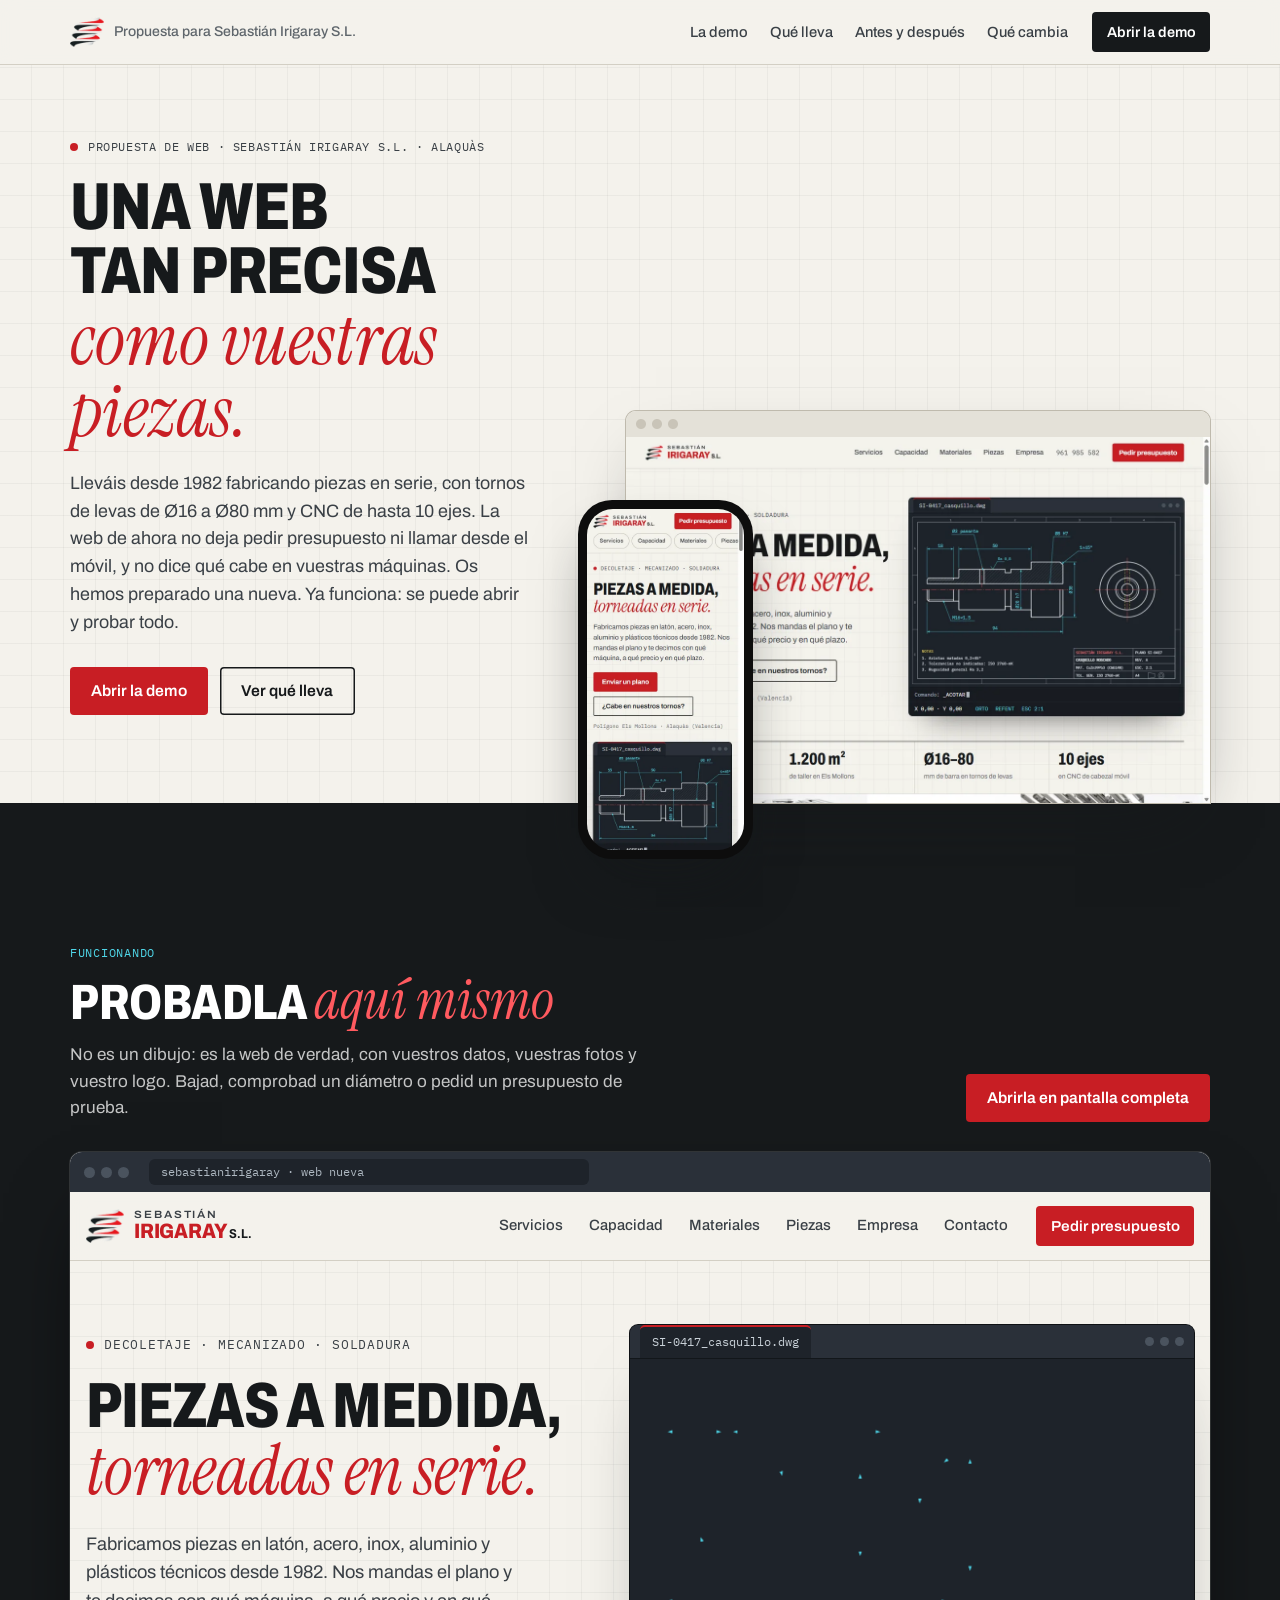
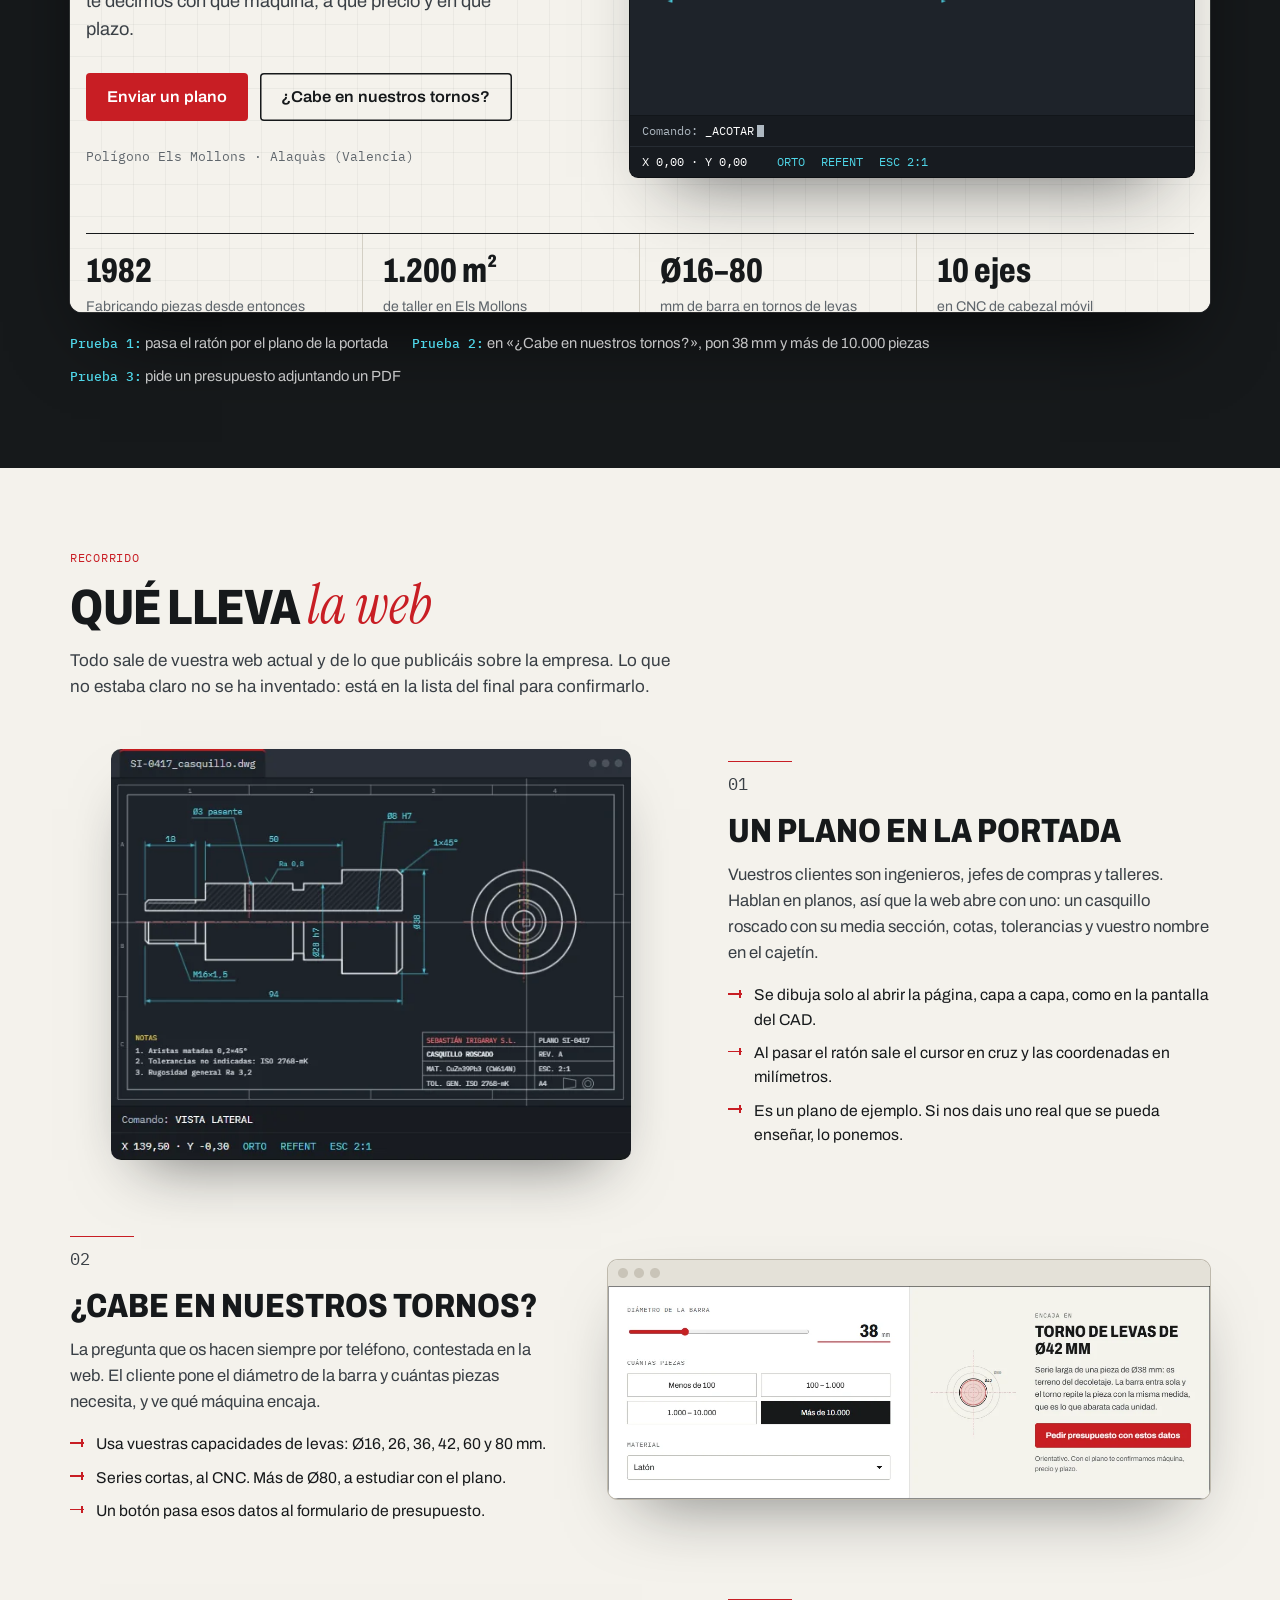
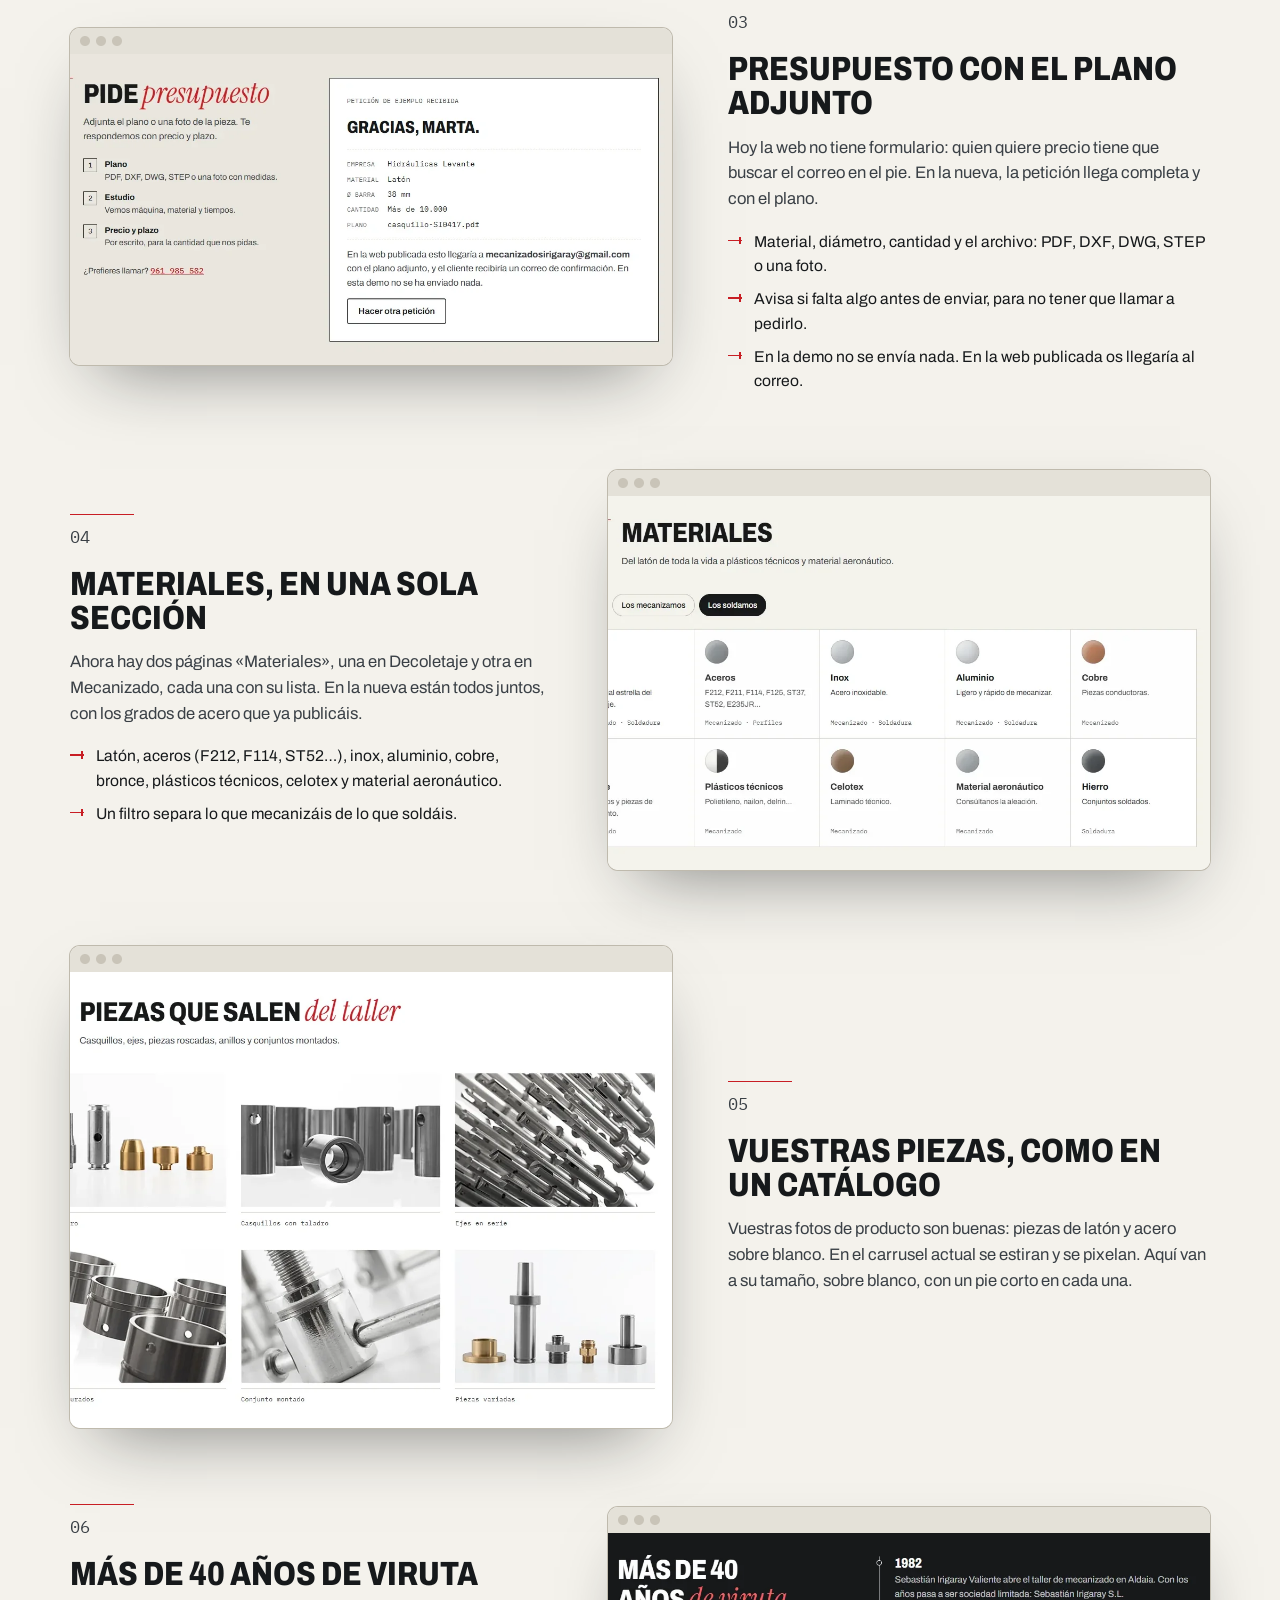
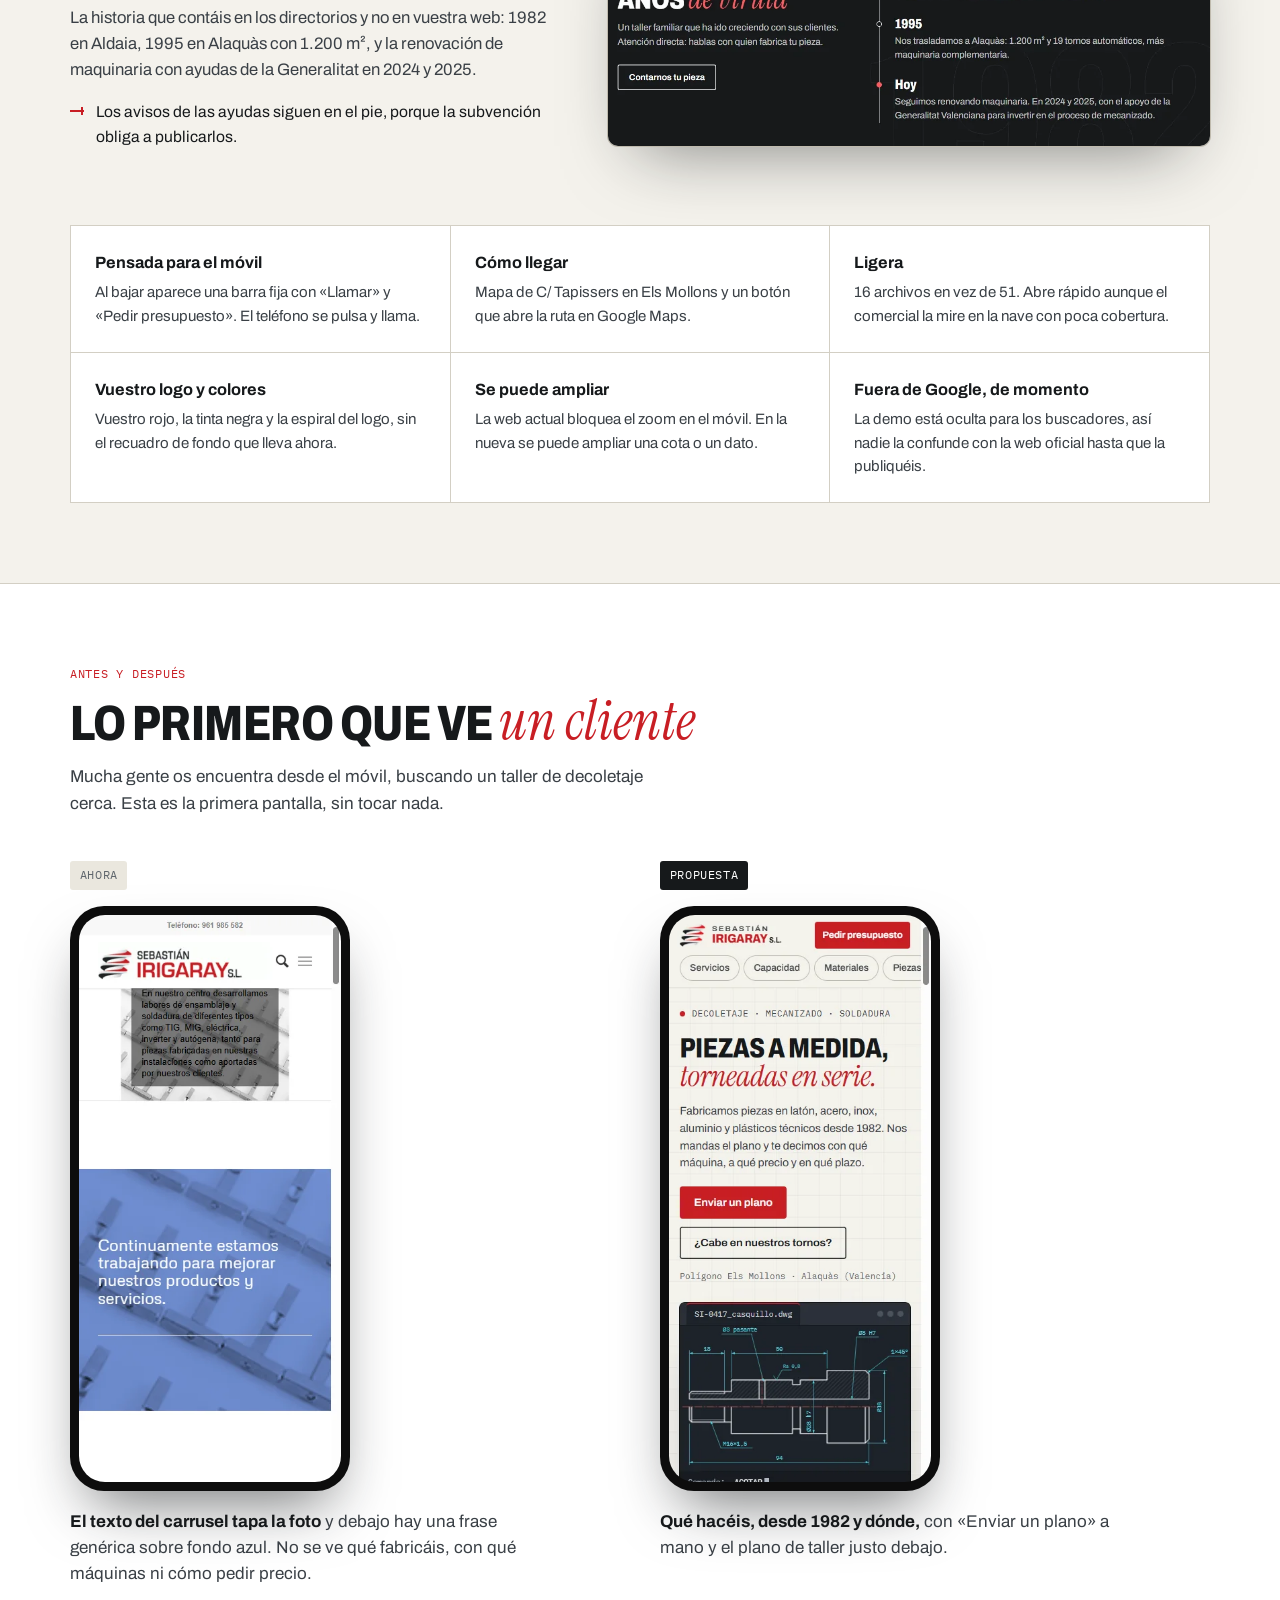
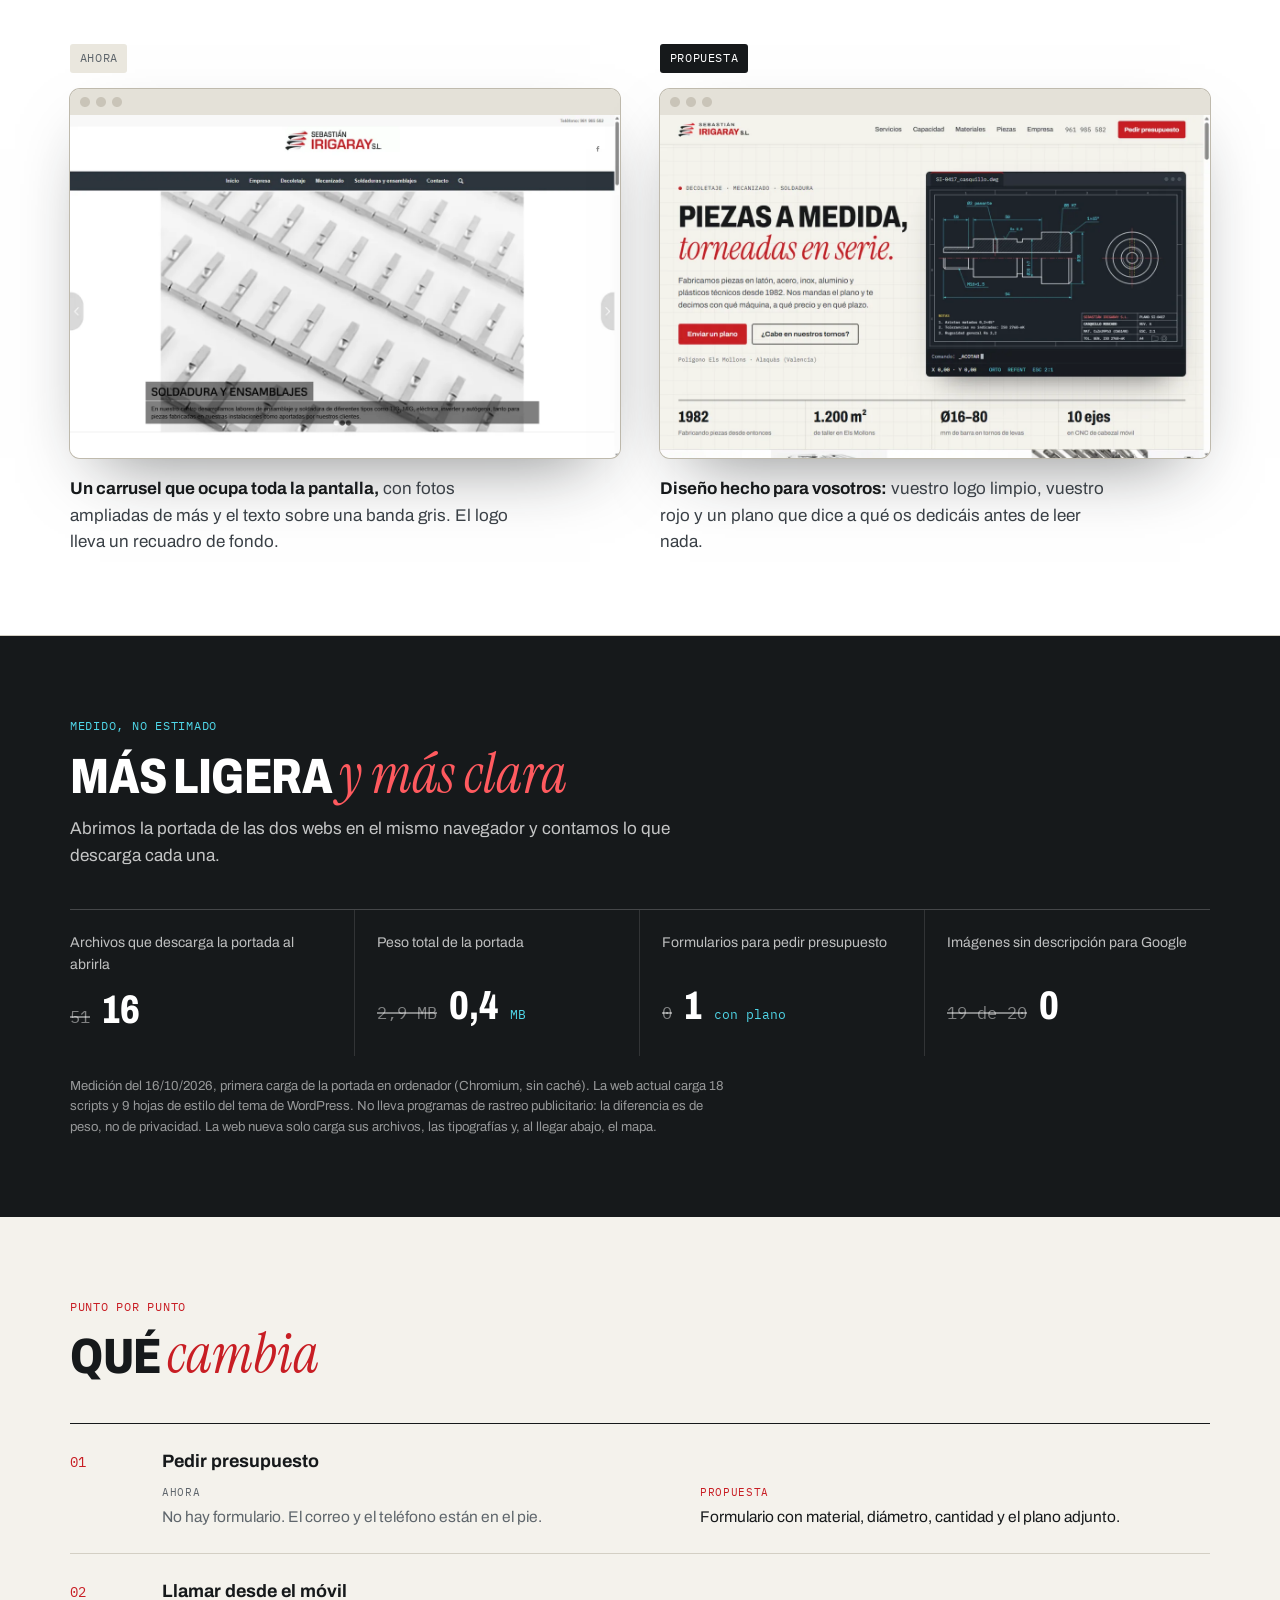
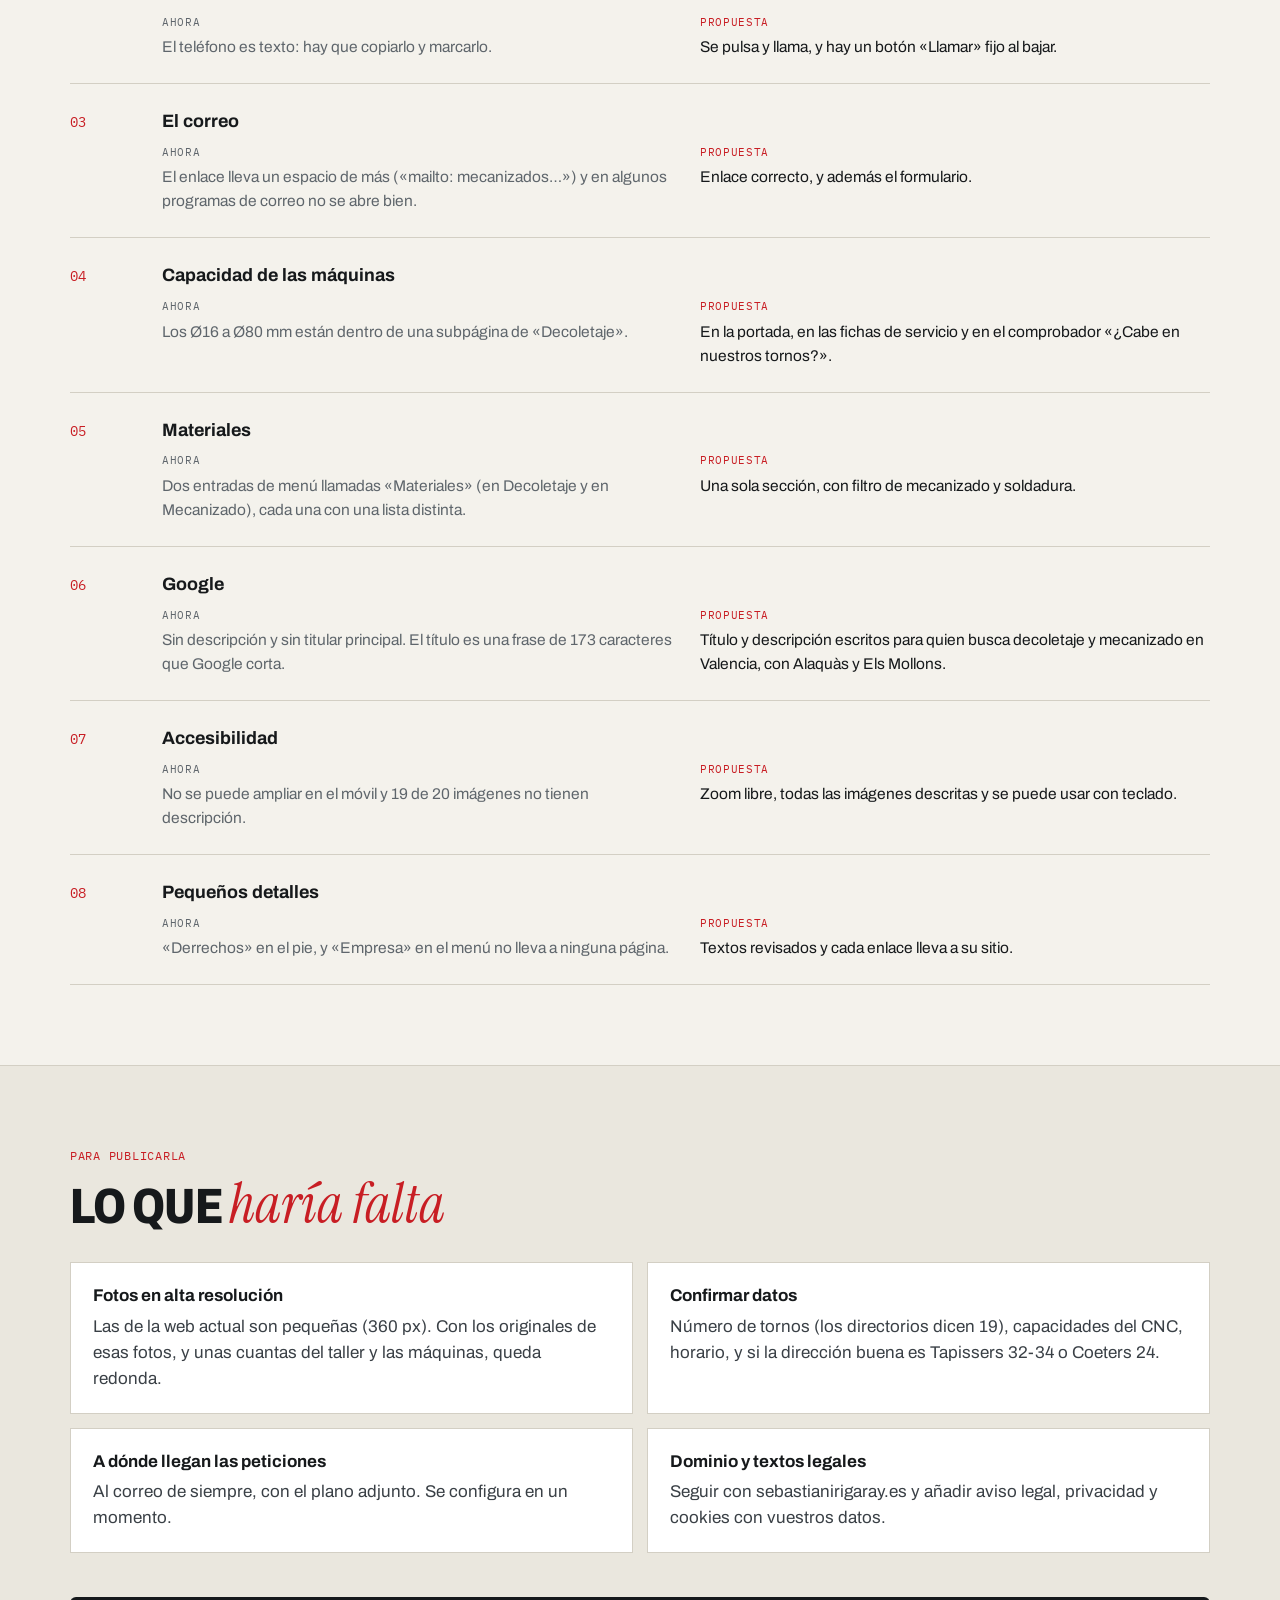
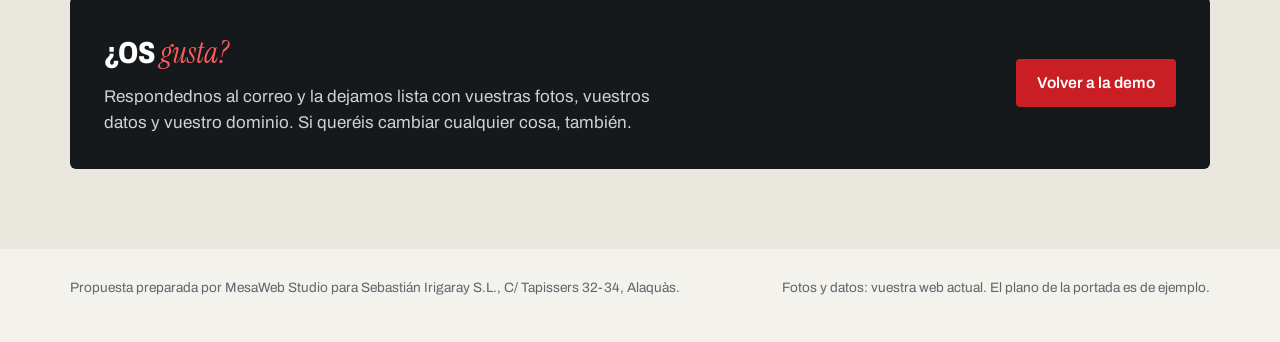
<file: index.html>
<!doctype html>
<html lang="es">
<head>
<meta charset="utf-8">
<meta name="viewport" content="width=device-width, initial-scale=1">
<title>Propuesta web · Sebastián Irigaray S.L.</title>
<meta name="description" content="Propuesta de web nueva para Sebastián Irigaray S.L. (Alaquàs): la demo funcionando, qué lleva y qué cambia respecto a la web actual.">
<meta name="robots" content="noindex, nofollow">
<meta property="og:title" content="Propuesta de web nueva para Sebastián Irigaray S.L.">
<meta property="og:description" content="Una web tan precisa como vuestras piezas. La demo funcionando y todo lo que cambia.">
<meta property="og:image" content="img/funciones/hero.webp">
<meta name="theme-color" content="#16191B">
<link rel="icon" href="img/marca.webp">
<link rel="preconnect" href="https://fonts.googleapis.com">
<link rel="preconnect" href="https://fonts.gstatic.com" crossorigin>
<link href="https://fonts.googleapis.com/css2?family=Archivo:wdth,wght@62..125,400..800&family=Instrument+Serif:ital@0;1&family=IBM+Plex+Mono:wght@400;500&display=swap" rel="stylesheet">
<style>
:root{--paper:#F4F2EC;--paper-2:#EAE7DE;--white:#fff;--ink:#16191B;--ink-2:#3A4046;--muted:#5F666C;--line:#D3CFC4;--line-2:#BFBAAD;--red:#C81E24;--red-d:#A3171C;--red-l:#FF5A5F;--cyan:#4FD6E8;
  --sans:"Archivo",system-ui,-apple-system,"Segoe UI",sans-serif;--serif:"Instrument Serif",Georgia,serif;--mono:"IBM Plex Mono",ui-monospace,Consolas,monospace;--ease:cubic-bezier(.22,1,.36,1)}
*,*::before,*::after{box-sizing:border-box}
html{scroll-behavior:smooth;scroll-padding-top:76px;overflow-x:clip}
body{margin:0;background:var(--paper);color:var(--ink);font-family:var(--sans);font-size:17px;line-height:1.55;overflow-x:clip}
img{max-width:100%;height:auto;display:block}
a{color:inherit}
h1,h2,h3,p{margin:0}
.wrap{width:min(1140px,100% - 32px);margin-inline:auto}
:focus-visible{outline:2.5px solid var(--red);outline-offset:3px;border-radius:4px}
em{font-family:var(--serif);font-style:italic;font-weight:400;font-stretch:100%;text-transform:none;letter-spacing:0}

/* botones */
.btn{display:inline-flex;align-items:center;justify-content:center;gap:.5em;min-height:48px;padding:.8em 1.35em;border-radius:4px;font:600 .98rem/1 var(--sans);text-decoration:none;white-space:nowrap;transition:background .2s,color .2s,transform .2s var(--ease)}
.btn:active{transform:translateY(1px)}
.btn.red{background:var(--red);color:#fff}.btn.red:hover{background:var(--red-d)}
.btn.dark{background:var(--ink);color:#fff}.btn.dark:hover{background:#000}
.btn.line{box-shadow:inset 0 0 0 1.5px var(--ink)}.btn.line:hover{background:var(--ink);color:#fff}
.btn.light{color:#fff;box-shadow:inset 0 0 0 1.5px #fff}.btn.light:hover{background:#fff;color:var(--ink)}
.btn.sm{min-height:40px;padding:.6em 1em;font-size:.9rem}

/* barra */
.bar{position:sticky;top:0;z-index:20;background:rgba(244,242,236,.92);backdrop-filter:blur(10px);-webkit-backdrop-filter:blur(10px);border-bottom:1px solid var(--line)}
.bar .wrap{display:flex;align-items:center;gap:24px;height:64px}
.bar .logo{display:flex;align-items:center;gap:10px;margin-right:auto;text-decoration:none;font-size:.88rem;font-weight:500;color:var(--muted)}
.bar .logo img{width:34px}
.bar nav{display:flex;gap:22px;font-size:.92rem;font-weight:500}
.bar nav a{text-decoration:none;color:var(--ink-2)}.bar nav a:hover{color:var(--red)}

/* portada */
.hero{padding:72px 0 0;background-image:repeating-linear-gradient(0deg,transparent 0 31px,rgba(22,25,27,.045) 31px 32px),repeating-linear-gradient(90deg,transparent 0 31px,rgba(22,25,27,.045) 31px 32px)}
.hero-grid{display:grid;grid-template-columns:1fr 1.15fr;gap:48px;align-items:end}
.hero-copy{padding-bottom:88px}
.kicker{display:flex;align-items:center;gap:10px;font-family:var(--mono);font-size:.78rem;letter-spacing:.05em;text-transform:uppercase;color:var(--ink-2);margin-bottom:20px}
.kicker::before{content:"";width:8px;height:8px;border-radius:50%;background:var(--red)}
.hero h1{font-size:clamp(2.5rem,5.2vw,4.3rem);font-weight:800;font-stretch:78%;line-height:.96;letter-spacing:-.015em;text-transform:uppercase;text-wrap:balance}
.hero h1 em{display:block;color:var(--red);font-size:1.08em;line-height:1}
.intro{margin-top:22px;font-size:1.12rem;color:var(--ink-2);max-width:46ch}
.actions{display:flex;flex-wrap:wrap;gap:12px;margin-top:30px}
.hero-shots{position:relative}
.browser{border-radius:10px 10px 0 0;overflow:hidden;background:#fff;box-shadow:0 0 0 1px var(--line-2),0 30px 70px -30px rgba(22,25,27,.55)}
.browser::before{content:"";display:block;height:26px;background-color:#E4E1D8;background-image:radial-gradient(circle at 15px 13px,#C9C4B8 4.5px,transparent 5.5px),radial-gradient(circle at 31px 13px,#C9C4B8 4.5px,transparent 5.5px),radial-gradient(circle at 47px 13px,#C9C4B8 4.5px,transparent 5.5px)}
.browser.round{border-radius:10px}
.phone{border-radius:34px;padding:9px;background:#0d0d0d;box-shadow:0 30px 60px -20px rgba(22,25,27,.6)}
.phone img{border-radius:26px;aspect-ratio:390/844;object-fit:cover;object-position:top}
.hero-shots .phone{position:absolute;left:-48px;bottom:-56px;width:min(190px,30%)}

/* secciones */
section{padding:80px 0}
.label{font-family:var(--mono);font-size:.78rem;letter-spacing:.06em;text-transform:uppercase;color:var(--red);margin-bottom:12px}
h2{font-size:clamp(2rem,4.2vw,3.1rem);font-weight:800;font-stretch:80%;line-height:1;letter-spacing:-.01em;text-transform:uppercase;margin-bottom:14px;text-wrap:balance}
h2 em{color:var(--red);font-size:1.1em}
.lead{max-width:60ch;color:var(--ink-2);font-size:1.07rem}

/* demo en vivo */
.live{background:var(--ink);color:#fff;padding-top:140px}
.live .label{color:var(--cyan)}
.live h2 em{color:var(--red-l)}
.live .lead{color:rgba(255,255,255,.75)}
.live-head{display:flex;justify-content:space-between;align-items:flex-end;gap:24px;flex-wrap:wrap;margin-bottom:30px}
.frame{border-radius:12px;overflow:hidden;background:#fff;box-shadow:0 0 0 1px rgba(255,255,255,.12),0 40px 80px -30px rgba(0,0,0,.8)}
.frame-top{display:flex;align-items:center;gap:14px;height:40px;padding:0 14px;background:#2A3039}
.frame-top i{width:11px;height:11px;border-radius:50%;background:#4A535E;box-shadow:17px 0 0 #4A535E,34px 0 0 #4A535E;margin-right:40px}
.frame-top span{flex:1;max-width:440px;background:#1E232A;border-radius:6px;padding:4px 12px;font-family:var(--mono);font-size:.76rem;color:#AEB8C1;white-space:nowrap;overflow:hidden;text-overflow:ellipsis}
.frame iframe{display:block;width:100%;height:min(780px,80vh);border:0;background:var(--paper)}
.live-mobile{display:none}
.hint{display:flex;flex-wrap:wrap;gap:10px 24px;margin-top:20px;font-size:.92rem;color:rgba(255,255,255,.75)}
.hint b{color:var(--cyan);font-weight:500;font-family:var(--mono);font-size:.84rem}

/* recorrido */
.tour{display:grid;gap:76px;margin-top:48px}
.feat{display:grid;grid-template-columns:1.25fr 1fr;gap:56px;align-items:center}
.feat:nth-child(even){grid-template-columns:1fr 1.25fr}
.feat:nth-child(even) .feat-pic{order:2}
.feat-pic .narrow{max-width:520px;margin-inline:auto}
.feat-pic .dark-pic{border-radius:10px;overflow:hidden;box-shadow:0 30px 60px -30px rgba(22,25,27,.6)}
.feat-num{font-family:var(--mono);font-size:.85rem;color:var(--red);padding-top:.6em;border-top:1.5px solid var(--red);display:inline-block;min-width:64px;margin-bottom:16px}
.feat h3{font-size:clamp(1.5rem,2.8vw,2.1rem);font-weight:800;font-stretch:82%;line-height:1.02;text-transform:uppercase;margin-bottom:14px}
.feat p{color:var(--ink-2);font-size:1.04rem}
.feat ul{margin:18px 0 0;padding:0;list-style:none;display:grid;gap:9px}
.feat li{position:relative;padding-left:26px;font-size:.98rem}
.feat li::before{content:"";position:absolute;left:0;top:.62em;width:14px;height:1.5px;background:var(--red)}
.feat li::after{content:"";position:absolute;left:11px;top:calc(.62em - 3px);width:1.5px;height:7.5px;background:var(--red)}

.extras{display:grid;grid-template-columns:repeat(3,1fr);margin-top:76px;border-top:1px solid var(--line);border-left:1px solid var(--line)}
.extra{background:#fff;padding:24px;border-right:1px solid var(--line);border-bottom:1px solid var(--line)}
.extra h4{margin:0 0 6px;font-size:1.02rem}
.extra p{font-size:.94rem;color:var(--ink-2)}

/* antes/después */
.compare{background:#fff;border-block:1px solid var(--line)}
.vs{display:grid;grid-template-columns:1fr 1fr;gap:40px;margin-top:44px}
.shot{margin:0}
.tag{display:inline-block;font-family:var(--mono);font-size:.76rem;text-transform:uppercase;letter-spacing:.05em;padding:.4em .8em;border-radius:3px;margin-bottom:16px}
.before .tag{background:var(--paper-2);color:var(--muted)}
.after .tag{background:var(--ink);color:#fff}
.shot .phone{max-width:280px}
.shot figcaption{margin-top:18px;max-width:46ch;color:var(--ink-2)}
.shot figcaption b{color:var(--ink)}
.vs.desk{margin-top:56px}

/* números */
.numbers{background:var(--ink);color:#fff}
.numbers .label{color:var(--cyan)}
.numbers h2 em{color:var(--red-l)}
.numbers .lead{color:rgba(255,255,255,.75)}
.stats{display:grid;grid-template-columns:repeat(4,1fr);margin-top:40px;border-top:1px solid rgba(255,255,255,.2)}
.stat{padding:22px 22px 26px 0;border-right:1px solid rgba(255,255,255,.12)}
.stat+.stat{padding-left:22px}.stat:last-child{border-right:0}
.stat .k{font-size:.88rem;color:rgba(255,255,255,.72);min-height:2.8em}
.stat .v{display:flex;flex-wrap:wrap;align-items:baseline;gap:4px 12px;margin-top:14px}
.stat .old{font-family:var(--mono);font-size:1.05rem;color:rgba(255,255,255,.45);text-decoration:line-through;text-decoration-thickness:1.5px;white-space:nowrap}
.stat .new{font-size:2.5rem;font-weight:800;font-stretch:75%;line-height:1;color:#fff}
.stat .u{font-family:var(--mono);font-size:.8rem;color:var(--cyan)}
.fine{margin-top:20px;font-size:.82rem;color:rgba(255,255,255,.55);max-width:82ch}

/* punto por punto */
.list{display:grid;margin-top:40px;counter-reset:n;border-top:1px solid var(--ink)}
.item{counter-increment:n;display:grid;grid-template-columns:64px 1fr 1fr;gap:8px 28px;align-items:start;padding:24px 0;border-bottom:1px solid var(--line)}
.item::before{content:counter(n,decimal-leading-zero);grid-row:1/3;font-family:var(--mono);font-size:.9rem;color:var(--red);padding-top:.2em}
.item h3{grid-column:2/-1;font-size:1.12rem;font-weight:700}
.item .now{grid-column:2;color:var(--muted);font-size:.97rem}
.item .then{grid-column:3;font-size:.97rem}
.item small{display:block;font-family:var(--mono);font-size:.7rem;letter-spacing:.06em;text-transform:uppercase;margin-bottom:4px}
.item .now small{color:var(--muted)}.item .then small{color:var(--red)}

/* siguiente paso */
.next{background:var(--paper-2);border-top:1px solid var(--line)}
.todo{display:grid;grid-template-columns:repeat(2,1fr);gap:14px;margin-top:30px;padding:0;list-style:none}
.todo li{background:#fff;border:1px solid var(--line);padding:20px 22px;color:var(--ink-2)}
.todo b{display:block;margin-bottom:4px;color:var(--ink)}
.close{margin-top:44px;display:grid;grid-template-columns:1fr auto;gap:24px;align-items:center;background:var(--ink);color:#fff;border-radius:6px;padding:32px 34px}
.close h3{font-size:clamp(1.4rem,2.6vw,1.9rem);font-weight:800;font-stretch:80%;text-transform:uppercase}
.close h3 em{color:var(--red-l)}
.close p{margin-top:8px;color:rgba(255,255,255,.8);max-width:58ch}
.close .acts{display:flex;flex-wrap:wrap;gap:10px}

.foot{padding:28px 0 44px;font-size:.85rem;color:var(--muted)}
.foot .wrap{display:flex;flex-wrap:wrap;justify-content:space-between;gap:12px}

.js .rv{opacity:0;transform:translateY(22px);transition:opacity .8s var(--ease),transform .8s var(--ease)}
.js .rv.in{opacity:1;transform:none}

@media (max-width:900px){
  html{scroll-padding-top:112px}
  .bar .wrap{flex-wrap:wrap;height:auto;padding-top:10px;gap:10px 16px}
  .bar nav{order:5;display:flex;gap:6px;width:calc(100% + 32px);margin:0 -16px;padding:0 16px 10px;overflow-x:auto;scrollbar-width:none;font-size:.86rem}
  .bar nav::-webkit-scrollbar{display:none}
  .bar nav a{flex:none;padding:6px 13px;border:1px solid var(--line-2);border-radius:999px;white-space:nowrap}
  .hero{padding-top:48px}
  .hero-grid{grid-template-columns:1fr;gap:28px}
  .hero-copy{padding-bottom:0}
  .hero-shots .phone{display:none}
  .live{padding-top:88px}
  .live .frame,.hint{display:none}
  .live-mobile{display:grid;grid-template-columns:auto 1fr;gap:20px;align-items:center}
  .live-mobile .phone{width:150px}
  .feat,.feat:nth-child(even){grid-template-columns:1fr;gap:28px}
  .feat:nth-child(even) .feat-pic{order:0}
  .tour{gap:52px;margin-top:32px}
  .feat,.feat:nth-child(even){gap:20px}
  .extras{grid-template-columns:1fr 1fr;margin-top:52px}
  .extra{padding:18px}
  .vs{grid-template-columns:1fr;gap:36px;margin-top:28px}
  .vs.phones{grid-template-columns:1fr 1fr;gap:16px}
  .vs.phones .phone{border-radius:24px;padding:6px}
  .vs.phones .phone img{border-radius:19px}
  .vs.phones figcaption{font-size:.84rem;margin-top:12px}
  .vs.desk{margin-top:40px}
  .live-head{margin-bottom:20px}
  .list{margin-top:24px}
  .item{padding:18px 0}
  .todo{margin-top:20px}
  .close{margin-top:28px}
  .stats{grid-template-columns:1fr 1fr}
  .stat{padding:20px 14px 22px 0!important}
  .stat:nth-child(2n){padding-left:16px!important;border-right:0}
  .stat:nth-child(-n+2){border-bottom:1px solid rgba(255,255,255,.12)}
  .item{grid-template-columns:44px 1fr}
  .item .now,.item .then{grid-column:2}
  .item::before{grid-row:1}
  .todo{grid-template-columns:1fr}
  .close{grid-template-columns:1fr}
  section{padding:52px 0}
  .live{padding-top:72px}
  .hero-copy{padding-bottom:0}
}
@media (max-width:520px){
  body{font-size:16px}
  .extras{grid-template-columns:1fr}
  .bar .logo{font-size:0;gap:0}
  .stat .new{font-size:2rem}
  .live-mobile{grid-template-columns:1fr}
  .live-mobile .phone{width:180px}
  .close{padding:26px 22px}
}
@media (prefers-reduced-motion:reduce){html{scroll-behavior:auto}.js .rv{opacity:1;transform:none;transition:none}}
</style>
<script>document.documentElement.classList.add('js')</script>
</head>
<body>

<header class="bar">
  <div class="wrap">
    <a class="logo" href="#top"><img src="img/marca.webp" alt="" width="160" height="144">Propuesta para Sebastián Irigaray S.L.</a>
    <nav aria-label="Secciones">
      <a href="#demo">La demo</a>
      <a href="#lleva">Qué lleva</a>
      <a href="#antes">Antes y después</a>
      <a href="#cambios">Qué cambia</a>
    </nav>
    <a class="btn dark sm" href="demo/">Abrir la demo</a>
  </div>
</header>

<main id="top">

<section class="hero">
  <div class="wrap hero-grid">
    <div class="hero-copy">
      <p class="kicker">Propuesta de web · Sebastián Irigaray S.L. · Alaquàs</p>
      <h1>Una web tan precisa <em>como vuestras piezas.</em></h1>
      <p class="intro">Lleváis desde 1982 fabricando piezas en serie, con tornos de levas de Ø16 a Ø80 mm y CNC de hasta 10 ejes. La web de ahora no deja pedir presupuesto ni llamar desde el móvil, y no dice qué cabe en vuestras máquinas. Os hemos preparado una nueva. Ya funciona: se puede abrir y probar todo.</p>
      <div class="actions">
        <a class="btn red" href="demo/">Abrir la demo</a>
        <a class="btn line" href="#lleva">Ver qué lleva</a>
      </div>
    </div>
    <div class="hero-shots">
      <div class="browser"><img src="img/funciones/hero.webp" alt="Portada de la web nueva de Sebastián Irigaray en ordenador, con un plano de taller" width="1200" height="750"></div>
      <div class="phone"><img src="img/antes-despues/new-mob.webp" alt="Portada de la web nueva en el móvil" width="390" height="844"></div>
    </div>
  </div>
</section>

<section class="live" id="demo">
  <div class="wrap">
    <div class="live-head">
      <div>
        <p class="label">Funcionando</p>
        <h2>Probadla <em>aquí mismo</em></h2>
        <p class="lead">No es un dibujo: es la web de verdad, con vuestros datos, vuestras fotos y vuestro logo. Bajad, comprobad un diámetro o pedid un presupuesto de prueba.</p>
      </div>
      <a class="btn red" href="demo/" target="_blank" rel="noopener">Abrirla en pantalla completa</a>
    </div>

    <div class="frame">
      <div class="frame-top"><i></i><span>sebastianirigaray · web nueva</span></div>
      <iframe src="demo/" title="Demo de la web nueva de Sebastián Irigaray S.L." loading="lazy"></iframe>
    </div>
    <p class="hint"><span><b>Prueba 1:</b> pasa el ratón por el plano de la portada</span><span><b>Prueba 2:</b> en «¿Cabe en nuestros tornos?», pon 38 mm y más de 10.000 piezas</span><span><b>Prueba 3:</b> pide un presupuesto adjuntando un PDF</span></p>

    <div class="live-mobile">
      <div class="phone"><img src="img/antes-despues/new-mob.webp" alt="La web nueva en el móvil" width="390" height="844" loading="lazy"></div>
      <div>
        <p class="lead">Desde el móvil se ve mejor abierta del todo: así la verán vuestros clientes.</p>
        <p style="margin-top:18px"><a class="btn red" href="demo/">Abrir la demo</a></p>
      </div>
    </div>
  </div>
</section>

<section id="lleva">
  <div class="wrap">
    <p class="label">Recorrido</p>
    <h2>Qué lleva <em>la web</em></h2>
    <p class="lead">Todo sale de vuestra web actual y de lo que publicáis sobre la empresa. Lo que no estaba claro no se ha inventado: está en la lista del final para confirmarlo.</p>

    <div class="tour">
      <article class="feat rv">
        <div class="feat-pic"><div class="narrow dark-pic"><img src="img/funciones/plano.webp" alt="Plano de taller en la portada, con el cursor en cruz sobre la vista lateral" width="603" height="477" loading="lazy"></div></div>
        <div>
          <p class="feat-num">01</p>
          <h3>Un plano en la portada</h3>
          <p>Vuestros clientes son ingenieros, jefes de compras y talleres. Hablan en planos, así que la web abre con uno: un casquillo roscado con su media sección, cotas, tolerancias y vuestro nombre en el cajetín.</p>
          <ul>
            <li>Se dibuja solo al abrir la página, capa a capa, como en la pantalla del CAD.</li>
            <li>Al pasar el ratón sale el cursor en cruz y las coordenadas en milímetros.</li>
            <li>Es un plano de ejemplo. Si nos dais uno real que se pueda enseñar, lo ponemos.</li>
          </ul>
        </div>
      </article>

      <article class="feat rv">
        <div class="feat-pic"><div class="browser round"><img src="img/funciones/cabe.webp" alt="Comprobador de diámetro: 38 mm y más de 10.000 piezas encajan en el torno de levas de 42 mm" width="1181" height="419" loading="lazy"></div></div>
        <div>
          <p class="feat-num">02</p>
          <h3>¿Cabe en nuestros tornos?</h3>
          <p>La pregunta que os hacen siempre por teléfono, contestada en la web. El cliente pone el diámetro de la barra y cuántas piezas necesita, y ve qué máquina encaja.</p>
          <ul>
            <li>Usa vuestras capacidades de levas: Ø16, 26, 36, 42, 60 y 80 mm.</li>
            <li>Series cortas, al CNC. Más de Ø80, a estudiar con el plano.</li>
            <li>Un botón pasa esos datos al formulario de presupuesto.</li>
          </ul>
        </div>
      </article>

      <article class="feat rv">
        <div class="feat-pic"><div class="browser round"><img src="img/funciones/presupuesto.webp" alt="Petición de presupuesto de ejemplo con el plano adjunto y el resumen de datos" width="1130" height="584" loading="lazy"></div></div>
        <div>
          <p class="feat-num">03</p>
          <h3>Presupuesto con el plano adjunto</h3>
          <p>Hoy la web no tiene formulario: quien quiere precio tiene que buscar el correo en el pie. En la nueva, la petición llega completa y con el plano.</p>
          <ul>
            <li>Material, diámetro, cantidad y el archivo: PDF, DXF, DWG, STEP o una foto.</li>
            <li>Avisa si falta algo antes de enviar, para no tener que llamar a pedirlo.</li>
            <li>En la demo no se envía nada. En la web publicada os llegaría al correo.</li>
          </ul>
        </div>
      </article>

      <article class="feat rv">
        <div class="feat-pic"><div class="browser round"><img src="img/funciones/materiales.webp" alt="Materiales con el filtro «Los soldamos» activado" width="1130" height="703" loading="lazy"></div></div>
        <div>
          <p class="feat-num">04</p>
          <h3>Materiales, en una sola sección</h3>
          <p>Ahora hay dos páginas «Materiales», una en Decoletaje y otra en Mecanizado, cada una con su lista. En la nueva están todos juntos, con los grados de acero que ya publicáis.</p>
          <ul>
            <li>Latón, aceros (F212, F114, ST52…), inox, aluminio, cobre, bronce, plásticos técnicos, celotex y material aeronáutico.</li>
            <li>Un filtro separa lo que mecanizáis de lo que soldáis.</li>
          </ul>
        </div>
      </article>

      <article class="feat rv">
        <div class="feat-pic"><div class="browser round"><img src="img/funciones/piezas.webp" alt="Galería de piezas sobre fondo blanco, como un catálogo" width="1130" height="855" loading="lazy"></div></div>
        <div>
          <p class="feat-num">05</p>
          <h3>Vuestras piezas, como en un catálogo</h3>
          <p>Vuestras fotos de producto son buenas: piezas de latón y acero sobre blanco. En el carrusel actual se estiran y se pixelan. Aquí van a su tamaño, sobre blanco, con un pie corto en cada una.</p>
        </div>
      </article>

      <article class="feat rv">
        <div class="feat-pic"><div class="browser round"><img src="img/funciones/empresa.webp" alt="Historia de la empresa: 1982 en Aldaia, 1995 en Alaquàs y la renovación de maquinaria" width="1130" height="400" loading="lazy"></div></div>
        <div>
          <p class="feat-num">06</p>
          <h3>Más de 40 años de viruta</h3>
          <p>La historia que contáis en los directorios y no en vuestra web: 1982 en Aldaia, 1995 en Alaquàs con 1.200 m², y la renovación de maquinaria con ayudas de la Generalitat en 2024 y 2025.</p>
          <ul>
            <li>Los avisos de las ayudas siguen en el pie, porque la subvención obliga a publicarlos.</li>
          </ul>
        </div>
      </article>
    </div>

    <div class="extras">
      <div class="extra rv"><h4>Pensada para el móvil</h4><p>Al bajar aparece una barra fija con «Llamar» y «Pedir presupuesto». El teléfono se pulsa y llama.</p></div>
      <div class="extra rv"><h4>Cómo llegar</h4><p>Mapa de C/ Tapissers en Els Mollons y un botón que abre la ruta en Google Maps.</p></div>
      <div class="extra rv"><h4>Ligera</h4><p>16 archivos en vez de 51. Abre rápido aunque el comercial la mire en la nave con poca cobertura.</p></div>
      <div class="extra rv"><h4>Vuestro logo y colores</h4><p>Vuestro rojo, la tinta negra y la espiral del logo, sin el recuadro de fondo que lleva ahora.</p></div>
      <div class="extra rv"><h4>Se puede ampliar</h4><p>La web actual bloquea el zoom en el móvil. En la nueva se puede ampliar una cota o un dato.</p></div>
      <div class="extra rv"><h4>Fuera de Google, de momento</h4><p>La demo está oculta para los buscadores, así nadie la confunde con la web oficial hasta que la publiquéis.</p></div>
    </div>
  </div>
</section>

<section class="compare" id="antes">
  <div class="wrap">
    <p class="label">Antes y después</p>
    <h2>Lo primero que ve <em>un cliente</em></h2>
    <p class="lead">Mucha gente os encuentra desde el móvil, buscando un taller de decoletaje cerca. Esta es la primera pantalla, sin tocar nada.</p>
    <div class="vs phones">
      <figure class="shot before rv">
        <span class="tag">Ahora</span>
        <div class="phone"><img src="img/antes-despues/old-mob.webp" alt="Web actual en el móvil: el texto del carrusel tapa la foto" width="390" height="844" loading="lazy"></div>
        <figcaption><b>El texto del carrusel tapa la foto</b> y debajo hay una frase genérica sobre fondo azul. No se ve qué fabricáis, con qué máquinas ni cómo pedir precio.</figcaption>
      </figure>
      <figure class="shot after rv">
        <span class="tag">Propuesta</span>
        <div class="phone"><img src="img/antes-despues/new-mob.webp" alt="Web nueva en el móvil" width="390" height="844" loading="lazy"></div>
        <figcaption><b>Qué hacéis, desde 1982 y dónde,</b> con «Enviar un plano» a mano y el plano de taller justo debajo.</figcaption>
      </figure>
    </div>
    <div class="vs desk">
      <figure class="shot before rv">
        <span class="tag">Ahora</span>
        <div class="browser round"><img src="img/antes-despues/old-desk.webp" alt="Web actual en ordenador" width="1200" height="750" loading="lazy"></div>
        <figcaption><b>Un carrusel que ocupa toda la pantalla,</b> con fotos ampliadas de más y el texto sobre una banda gris. El logo lleva un recuadro de fondo.</figcaption>
      </figure>
      <figure class="shot after rv">
        <span class="tag">Propuesta</span>
        <div class="browser round"><img src="img/funciones/hero.webp" alt="Web nueva en ordenador" width="1200" height="750" loading="lazy"></div>
        <figcaption><b>Diseño hecho para vosotros:</b> vuestro logo limpio, vuestro rojo y un plano que dice a qué os dedicáis antes de leer nada.</figcaption>
      </figure>
    </div>
  </div>
</section>

<section class="numbers">
  <div class="wrap">
    <p class="label">Medido, no estimado</p>
    <h2>Más ligera <em>y más clara</em></h2>
    <p class="lead">Abrimos la portada de las dos webs en el mismo navegador y contamos lo que descarga cada una.</p>
    <div class="stats">
      <div class="stat rv"><p class="k">Archivos que descarga la portada al abrirla</p><p class="v"><span class="old">51</span><span class="new">16</span></p></div>
      <div class="stat rv"><p class="k">Peso total de la portada</p><p class="v"><span class="old">2,9 MB</span><span class="new">0,4</span><span class="u">MB</span></p></div>
      <div class="stat rv"><p class="k">Formularios para pedir presupuesto</p><p class="v"><span class="old">0</span><span class="new">1</span><span class="u">con plano</span></p></div>
      <div class="stat rv"><p class="k">Imágenes sin descripción para Google</p><p class="v"><span class="old">19 de 20</span><span class="new">0</span></p></div>
    </div>
    <p class="fine">Medición del 16/10/2026, primera carga de la portada en ordenador (Chromium, sin caché). La web actual carga 18 scripts y 9 hojas de estilo del tema de WordPress. No lleva programas de rastreo publicitario: la diferencia es de peso, no de privacidad. La web nueva solo carga sus archivos, las tipografías y, al llegar abajo, el mapa.</p>
  </div>
</section>

<section id="cambios">
  <div class="wrap">
    <p class="label">Punto por punto</p>
    <h2>Qué <em>cambia</em></h2>
    <div class="list">
      <article class="item"><h3>Pedir presupuesto</h3><p class="now"><small>Ahora</small>No hay formulario. El correo y el teléfono están en el pie.</p><p class="then"><small>Propuesta</small>Formulario con material, diámetro, cantidad y el plano adjunto.</p></article>
      <article class="item"><h3>Llamar desde el móvil</h3><p class="now"><small>Ahora</small>El teléfono es texto: hay que copiarlo y marcarlo.</p><p class="then"><small>Propuesta</small>Se pulsa y llama, y hay un botón «Llamar» fijo al bajar.</p></article>
      <article class="item"><h3>El correo</h3><p class="now"><small>Ahora</small>El enlace lleva un espacio de más («mailto: mecanizados…») y en algunos programas de correo no se abre bien.</p><p class="then"><small>Propuesta</small>Enlace correcto, y además el formulario.</p></article>
      <article class="item"><h3>Capacidad de las máquinas</h3><p class="now"><small>Ahora</small>Los Ø16 a Ø80 mm están dentro de una subpágina de «Decoletaje».</p><p class="then"><small>Propuesta</small>En la portada, en las fichas de servicio y en el comprobador «¿Cabe en nuestros tornos?».</p></article>
      <article class="item"><h3>Materiales</h3><p class="now"><small>Ahora</small>Dos entradas de menú llamadas «Materiales» (en Decoletaje y en Mecanizado), cada una con una lista distinta.</p><p class="then"><small>Propuesta</small>Una sola sección, con filtro de mecanizado y soldadura.</p></article>
      <article class="item"><h3>Google</h3><p class="now"><small>Ahora</small>Sin descripción y sin titular principal. El título es una frase de 173 caracteres que Google corta.</p><p class="then"><small>Propuesta</small>Título y descripción escritos para quien busca decoletaje y mecanizado en Valencia, con Alaquàs y Els Mollons.</p></article>
      <article class="item"><h3>Accesibilidad</h3><p class="now"><small>Ahora</small>No se puede ampliar en el móvil y 19 de 20 imágenes no tienen descripción.</p><p class="then"><small>Propuesta</small>Zoom libre, todas las imágenes descritas y se puede usar con teclado.</p></article>
      <article class="item"><h3>Pequeños detalles</h3><p class="now"><small>Ahora</small>«Derrechos» en el pie, y «Empresa» en el menú no lleva a ninguna página.</p><p class="then"><small>Propuesta</small>Textos revisados y cada enlace lleva a su sitio.</p></article>
    </div>
  </div>
</section>

<section class="next">
  <div class="wrap">
    <p class="label">Para publicarla</p>
    <h2>Lo que <em>haría falta</em></h2>
    <ul class="todo">
      <li><b>Fotos en alta resolución</b>Las de la web actual son pequeñas (360 px). Con los originales de esas fotos, y unas cuantas del taller y las máquinas, queda redonda.</li>
      <li><b>Confirmar datos</b>Número de tornos (los directorios dicen 19), capacidades del CNC, horario, y si la dirección buena es Tapissers 32-34 o Coeters 24.</li>
      <li><b>A dónde llegan las peticiones</b>Al correo de siempre, con el plano adjunto. Se configura en un momento.</li>
      <li><b>Dominio y textos legales</b>Seguir con sebastianirigaray.es y añadir aviso legal, privacidad y cookies con vuestros datos.</li>
    </ul>
    <div class="close">
      <div>
        <h3>¿Os <em>gusta?</em></h3>
        <p>Respondednos al correo y la dejamos lista con vuestras fotos, vuestros datos y vuestro dominio. Si queréis cambiar cualquier cosa, también.</p>
      </div>
      <div class="acts"><a class="btn red" href="demo/">Volver a la demo</a></div>
    </div>
  </div>
</section>

</main>

<footer class="foot">
  <div class="wrap">
    <p>Propuesta preparada por MesaWeb Studio para Sebastián Irigaray S.L., C/ Tapissers 32-34, Alaquàs.</p>
    <p>Fotos y datos: vuestra web actual. El plano de la portada es de ejemplo.</p>
  </div>
</footer>

<script defer>
(function () {
  try {
    var els = document.querySelectorAll('.rv');
    if (!('IntersectionObserver' in window)) { els.forEach(function (e) { e.classList.add('in'); }); return; }
    var io = new IntersectionObserver(function (en) {
      en.forEach(function (x) { if (x.isIntersecting) { x.target.classList.add('in'); io.unobserve(x.target); } });
    }, { threshold: 0.05, rootMargin: '0px 0px -6% 0px' });
    els.forEach(function (e) { io.observe(e); });
    setTimeout(function () { els.forEach(function (e) { e.classList.add('in'); }); }, 4000);
  } catch (e) { document.querySelectorAll('.rv').forEach(function (x) { x.classList.add('in'); }); }
})();
</script>
</body>
</html>
</file>
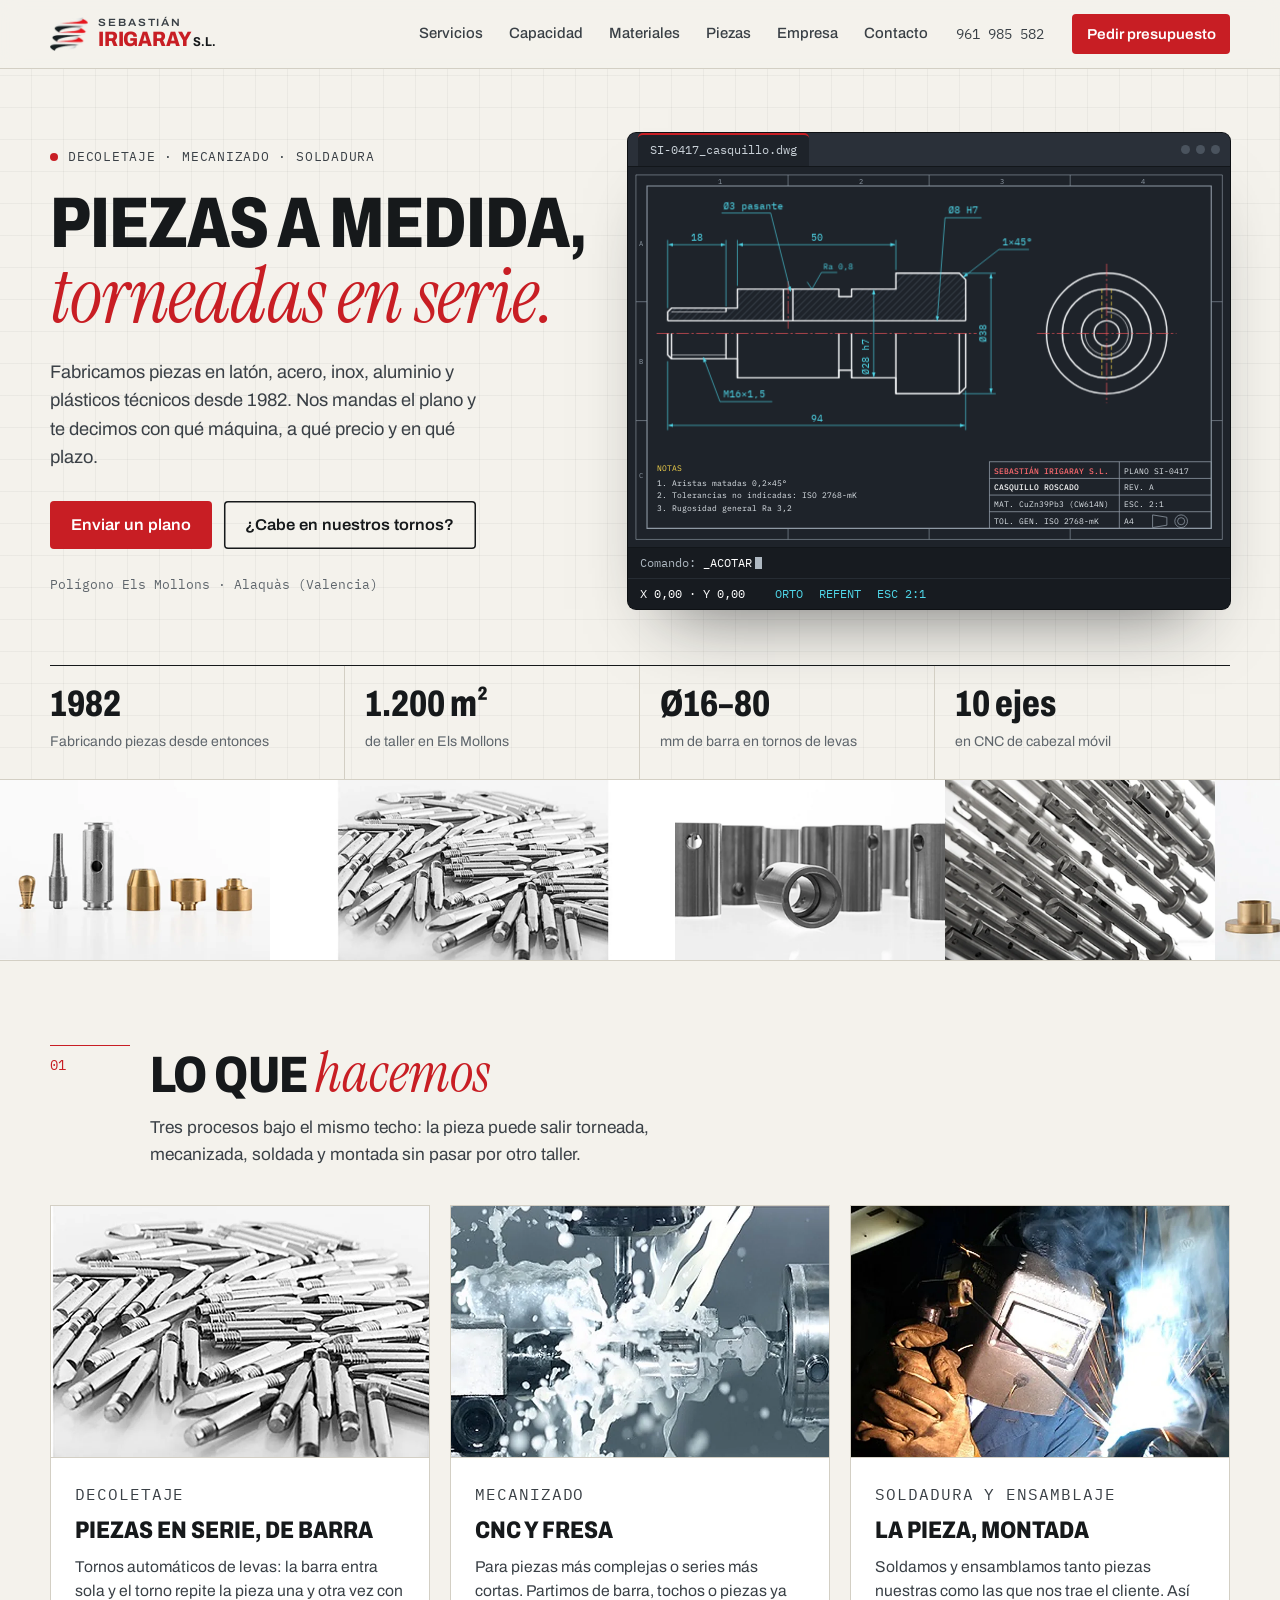
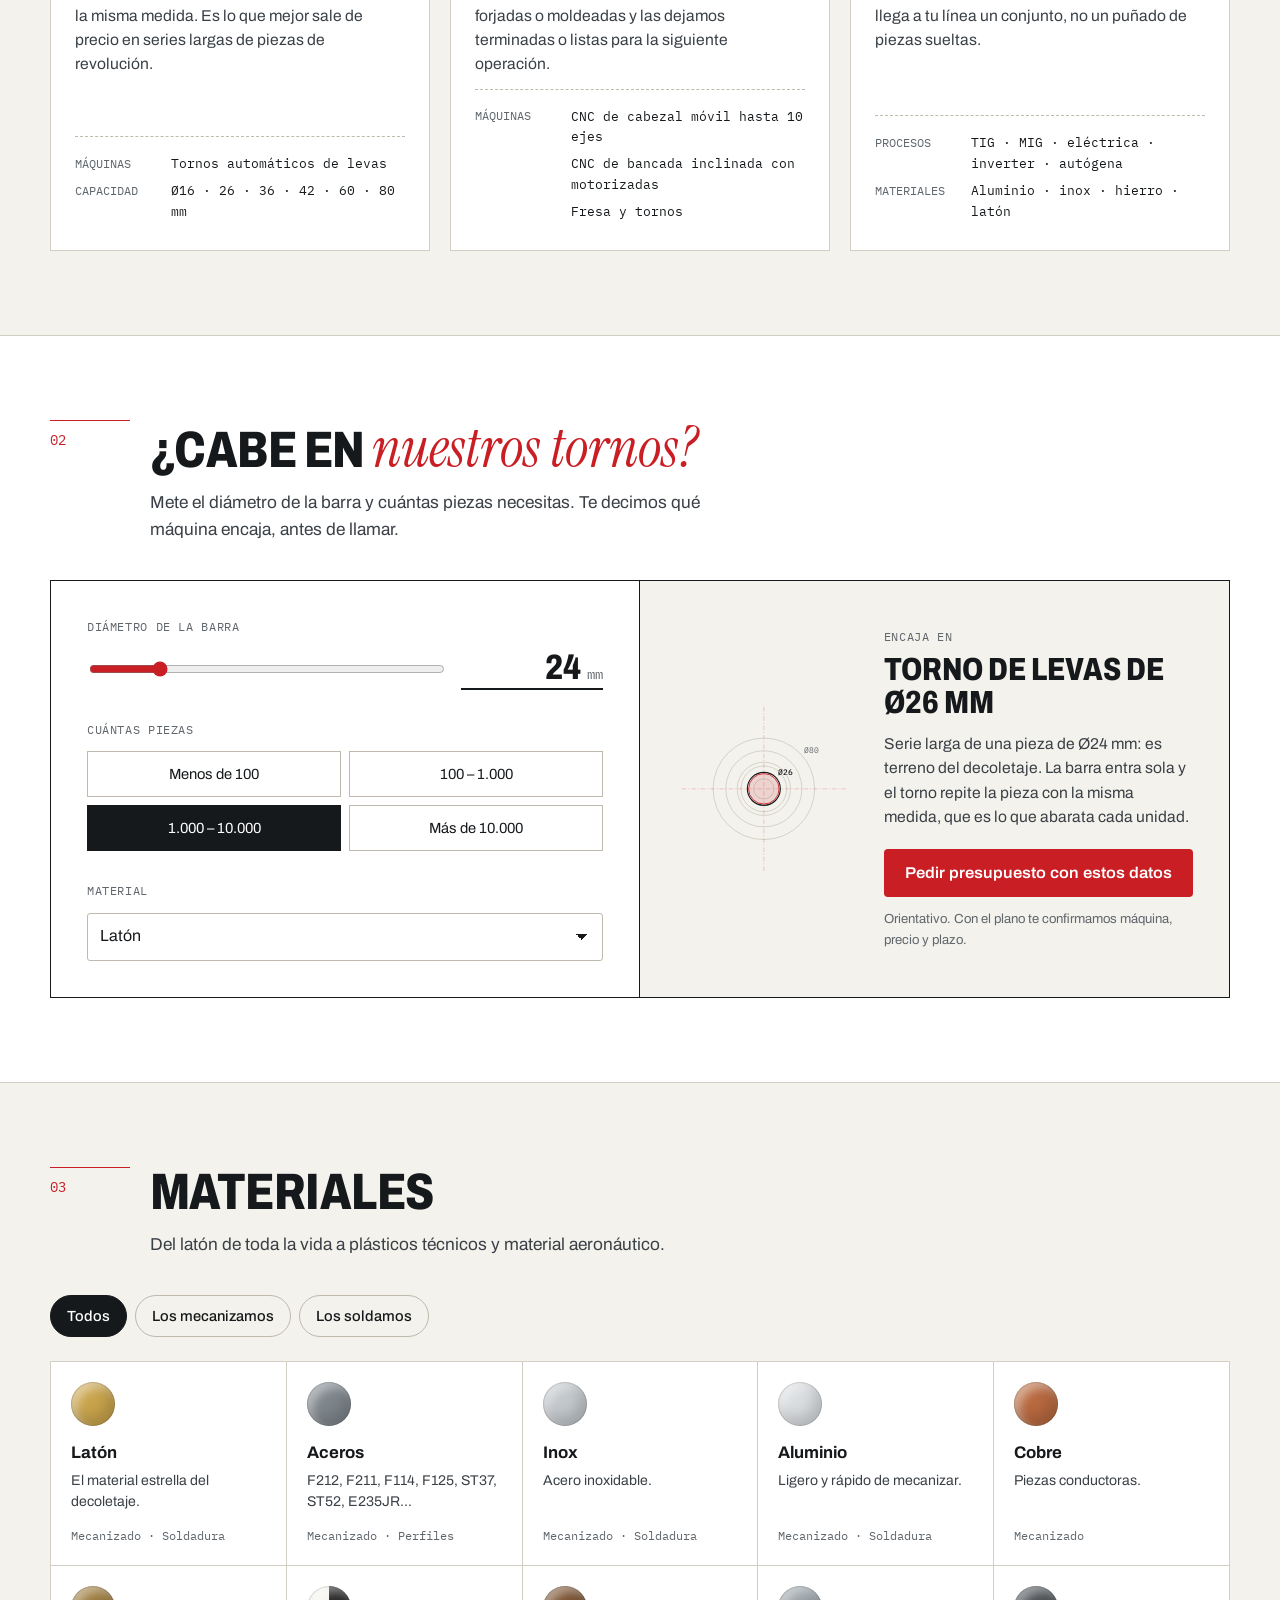
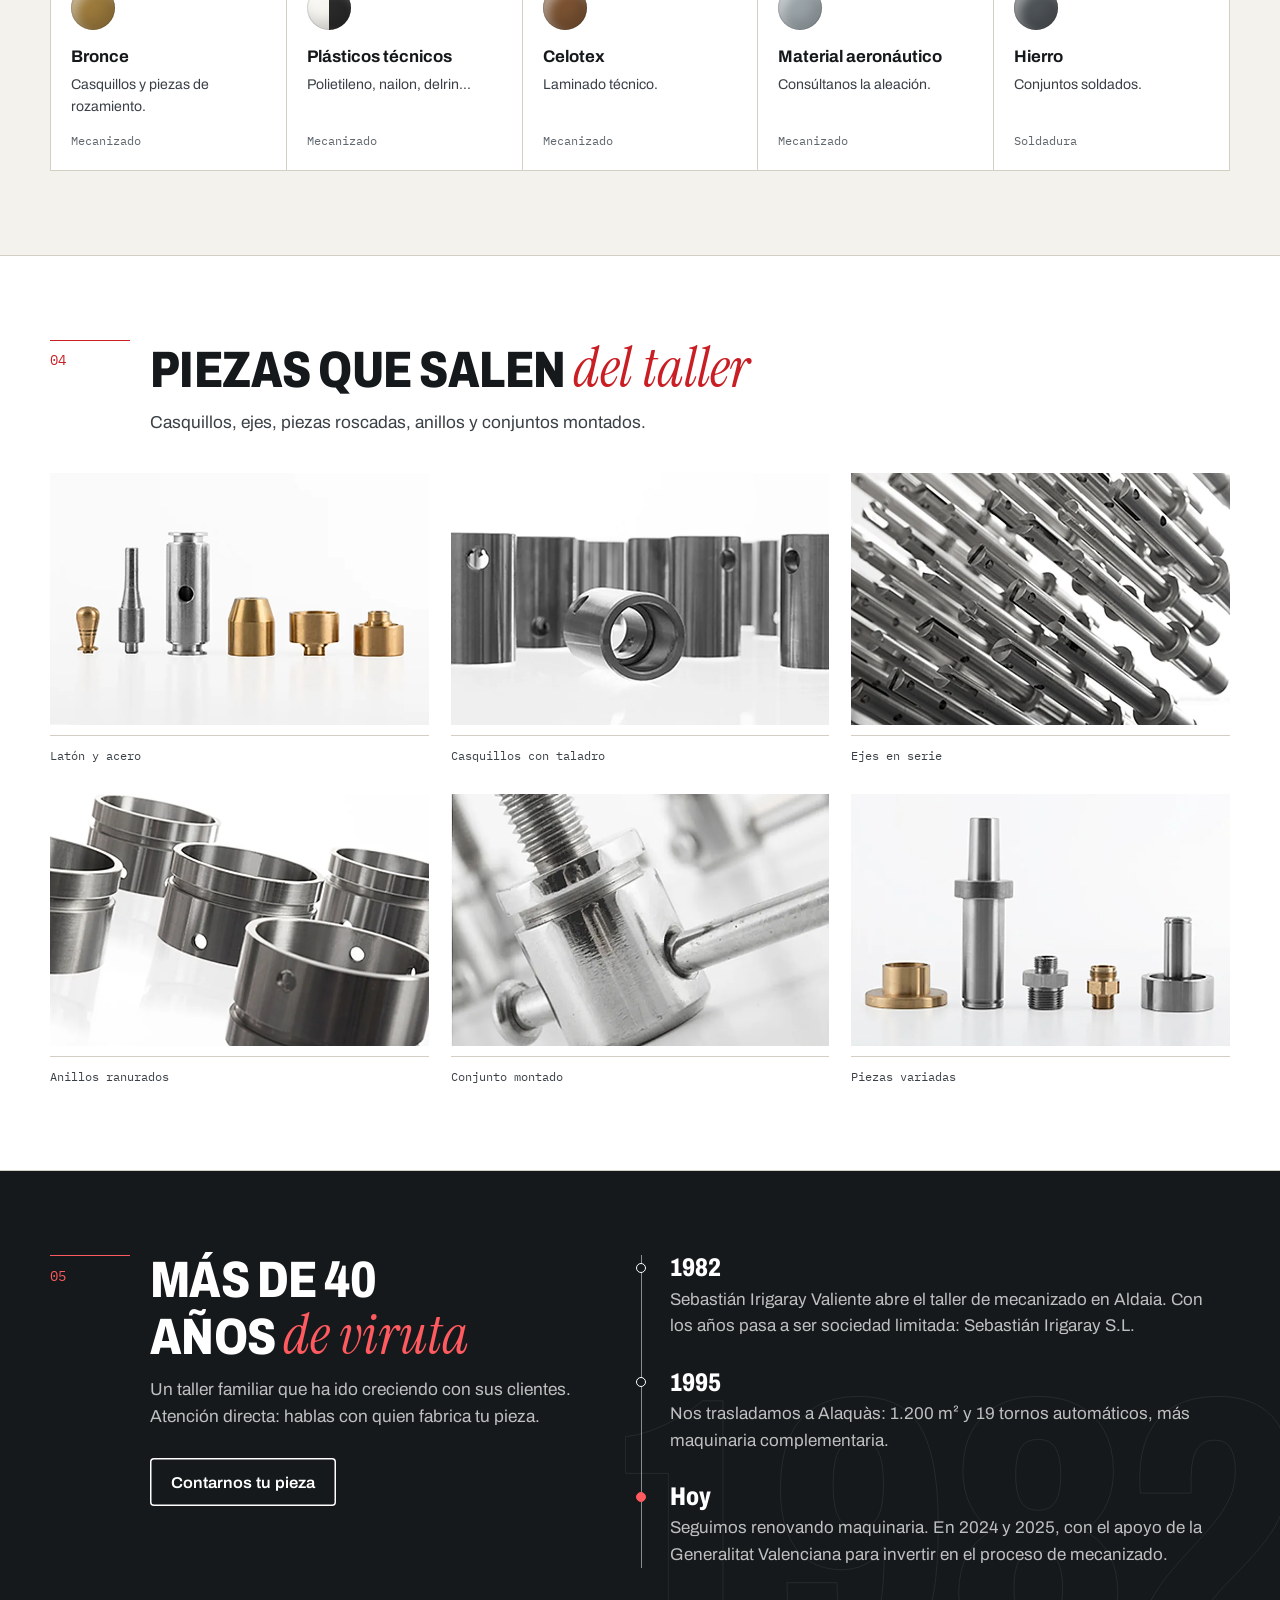
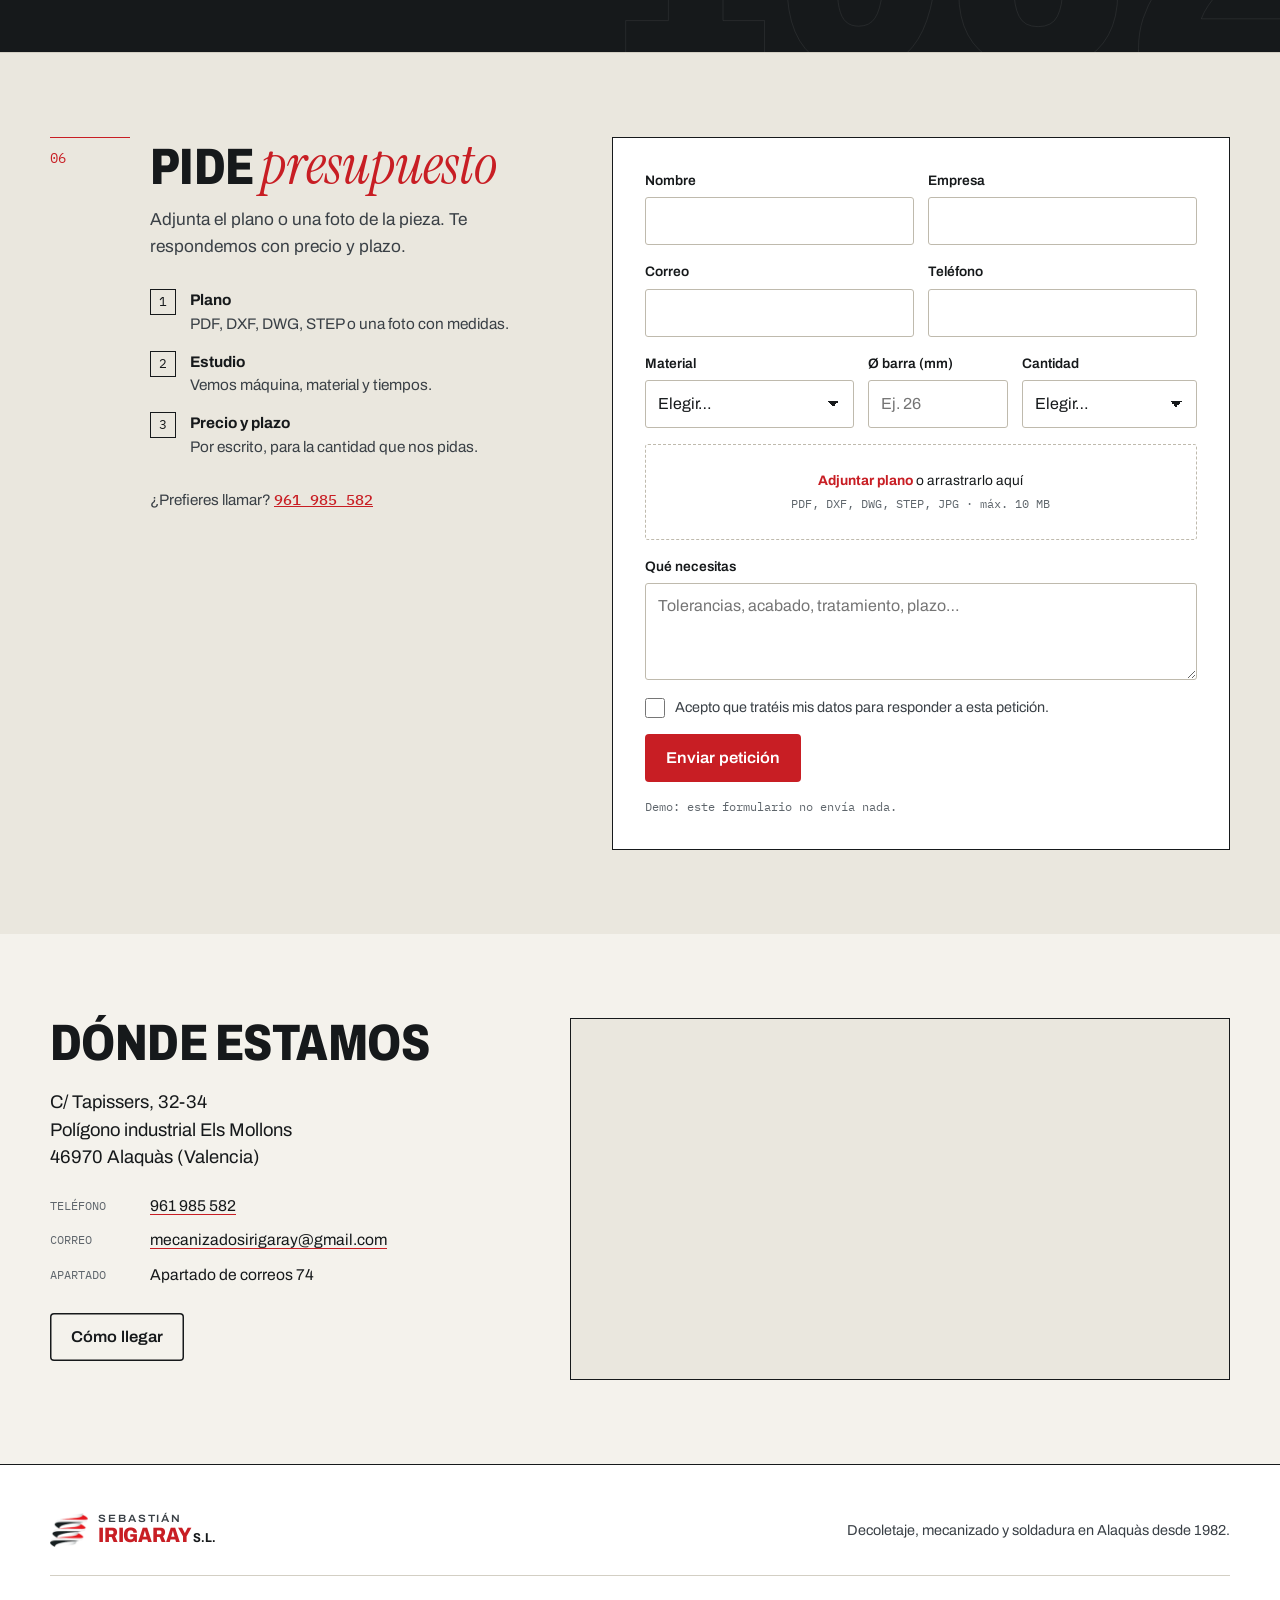
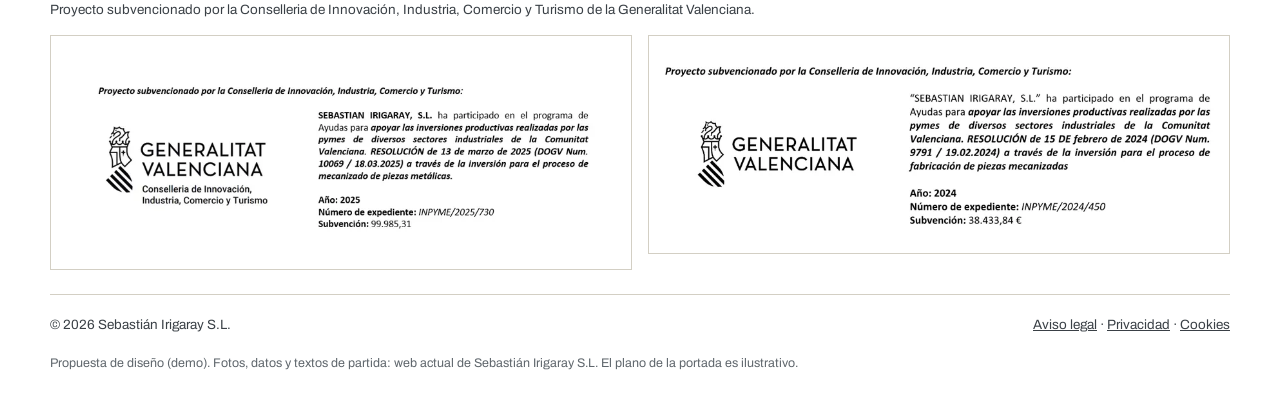
<file: demo/index.html>
<!doctype html>
<html lang="es">
<head>
<meta charset="utf-8">
<meta name="viewport" content="width=device-width, initial-scale=1">
<title>Sebastián Irigaray S.L. · Decoletaje y mecanizado de piezas en Alaquàs (Valencia)</title>
<meta name="description" content="Piezas torneadas a medida y en serie desde 1982: decoletaje en tornos automáticos de levas de Ø16 a Ø80 mm, mecanizado CNC hasta 10 ejes, soldadura y ensamblaje. Polígono Els Mollons, Alaquàs.">
<meta name="robots" content="noindex, nofollow">
<meta name="theme-color" content="#F4F2EC">
<link rel="icon" href="img/marca.webp">
<link rel="preconnect" href="https://fonts.googleapis.com">
<link rel="preconnect" href="https://fonts.gstatic.com" crossorigin>
<link href="https://fonts.googleapis.com/css2?family=Archivo:wdth,wght@62..125,400..800&family=Instrument+Serif:ital@0;1&family=IBM+Plex+Mono:wght@400;500&display=swap" rel="stylesheet">
<link rel="stylesheet" href="style.css">
<script>document.documentElement.classList.add('js')</script>
</head>
<body>

<a class="skip" href="#main">Saltar al contenido</a>

<header class="top">
  <div class="wrap top-in">
    <a class="brand" href="#main" aria-label="Sebastián Irigaray S.L., inicio">
      <img src="img/marca.webp" alt="" width="160" height="144">
      <span><small>Sebastián</small><b>Irigaray <i>S.L.</i></b></span>
    </a>
    <nav class="menu" aria-label="Principal">
      <a href="#servicios">Servicios</a>
      <a href="#capacidad">Capacidad</a>
      <a href="#materiales">Materiales</a>
      <a href="#piezas">Piezas</a>
      <a href="#empresa">Empresa</a>
      <a href="#presupuesto">Presupuesto</a>
      <a href="#contacto">Contacto</a>
    </nav>
    <a class="tel" href="tel:+34961985582">961 985 582</a>
    <a class="btn red sm" href="#presupuesto">Pedir presupuesto</a>
  </div>
</header>

<main id="main">

<!-- PORTADA -->
<section class="hero">
  <div class="wrap hero-grid">
    <div class="hero-copy">
      <p class="eyebrow"><span class="dot"></span>Decoletaje · Mecanizado · Soldadura</p>
      <h1>Piezas a medida, <em>torneadas en serie.</em></h1>
      <p class="intro">Fabricamos piezas en latón, acero, inox, aluminio y plásticos técnicos desde 1982. Nos mandas el plano y te decimos con qué máquina, a qué precio y en qué plazo.</p>
      <div class="actions">
        <a class="btn red" href="#presupuesto">Enviar un plano</a>
        <a class="btn line" href="#capacidad">¿Cabe en nuestros tornos?</a>
      </div>
      <p class="where">Polígono Els Mollons · Alaquàs (Valencia)</p>
    </div>

    <figure class="cad" aria-label="Plano de taller ilustrativo de un casquillo roscado, con cotas, tolerancias y cajetín">
      <div class="cad-top"><span class="tab">SI-0417_casquillo.dwg</span><span class="cad-dots"><i></i><i></i><i></i></span></div>
      <svg viewBox="0 0 760 480" id="cad" aria-hidden="true">
        <defs>
          <marker id="ar" viewBox="0 0 10 10" refX="9.5" refY="5" markerWidth="8" markerHeight="8" orient="auto-start-reverse"><path d="M0,1.5 L10,5 L0,8.5 z" fill="currentColor"/></marker>
          <pattern id="hatch" width="6" height="6" patternUnits="userSpaceOnUse" patternTransform="rotate(45)"><line x1="0" y1="0" x2="0" y2="6" class="hl"/></pattern>
        </defs>
        <!-- marco y zonas -->
        <g class="fr d">
          <rect pathLength="1" x="10" y="10" width="740" height="460"/>
          <rect pathLength="1" x="24" y="24" width="712" height="432"/>
          <line pathLength="1" x1="202" y1="10" x2="202" y2="24"/><line pathLength="1" x1="380" y1="10" x2="380" y2="24"/><line pathLength="1" x1="558" y1="10" x2="558" y2="24"/>
          <line pathLength="1" x1="202" y1="456" x2="202" y2="470"/><line pathLength="1" x1="380" y1="456" x2="380" y2="470"/><line pathLength="1" x1="558" y1="456" x2="558" y2="470"/>
          <line pathLength="1" x1="10" y1="170" x2="24" y2="170"/><line pathLength="1" x1="10" y1="320" x2="24" y2="320"/>
          <line pathLength="1" x1="736" y1="170" x2="750" y2="170"/><line pathLength="1" x1="736" y1="320" x2="750" y2="320"/>
        </g>
        <g class="zn t">
          <text x="113" y="21">1</text><text x="291" y="21">2</text><text x="469" y="21">3</text><text x="647" y="21">4</text>
          <text x="14" y="100">A</text><text x="14" y="248">B</text><text x="14" y="392">C</text>
        </g>
        <!-- media sección (arriba) -->
        <path class="hatch t" d="M50,194 L50,182.8 L54.8,178 L138,178 L138,154 L266,154 L266,163.6 L282,163.6 L282,154 L338,154 L338,134 L418,134 L426,142 L426,194 Z"/>
        <rect class="cut t" x="196" y="153" width="12" height="42"/>
        <path class="ln d" pathLength="1" d="M50,194 L50,182.8 L54.8,178 L138,178 L138,154 L266,154 L266,163.6 L282,163.6 L282,154 L338,154 L338,134 L418,134 L426,142 L426,194"/>
        <g class="ln d2"><line pathLength="1" x1="50" y1="194" x2="426" y2="194"/><line pathLength="1" x1="196" y1="154" x2="196" y2="194"/><line pathLength="1" x1="208" y1="154" x2="208" y2="194"/><line pathLength="1" x1="123.6" y1="178" x2="123.6" y2="182.8"/></g>
        <!-- vista exterior (abajo) -->
        <path class="ln d" pathLength="1" d="M50,210 L50,237.2 L54.8,242 L138,242 L138,266 L266,266 L266,256.4 L282,256.4 L282,266 L338,266 L338,286 L418,286 L426,278 L426,210"/>
        <g class="ln d2">
          <line pathLength="1" x1="54.8" y1="210" x2="54.8" y2="242"/><line pathLength="1" x1="123.6" y1="210" x2="123.6" y2="242"/>
          <line pathLength="1" x1="138" y1="210" x2="138" y2="266"/><line pathLength="1" x1="266" y1="210" x2="266" y2="266"/><line pathLength="1" x1="282" y1="210" x2="282" y2="266"/>
          <line pathLength="1" x1="338" y1="210" x2="338" y2="286"/><line pathLength="1" x1="418" y1="210" x2="418" y2="286"/>
        </g>
        <g class="th d2"><line pathLength="1" x1="54.8" y1="182.8" x2="123.6" y2="182.8"/><line pathLength="1" x1="54.8" y1="237.2" x2="123.6" y2="237.2"/></g>
        <!-- vista lateral (sistema europeo) -->
        <g class="ln d2">
          <circle pathLength="1" cx="604" cy="210" r="76"/><circle pathLength="1" cx="604" cy="210" r="56"/>
          <circle pathLength="1" cx="604" cy="210" r="32"/><circle pathLength="1" cx="604" cy="210" r="16"/>
        </g>
        <path class="th d2" pathLength="1" d="M604,182.8 A27.2,27.2 0 1 1 576.8,210"/>
        <g class="hid"><line x1="598" y1="154" x2="598" y2="194"/><line x1="610" y1="154" x2="610" y2="194"/><line x1="598" y1="226" x2="598" y2="266"/><line x1="610" y1="226" x2="610" y2="266"/></g>
        <!-- ejes -->
        <g class="ax t">
          <line x1="36" y1="210" x2="440" y2="210"/><line x1="202" y1="144" x2="202" y2="204"/>
          <line x1="516" y1="210" x2="692" y2="210"/><line x1="604" y1="122" x2="604" y2="298"/>
        </g>
        <!-- cotas -->
        <g class="dm d3">
          <line pathLength="1" x1="50" y1="245" x2="50" y2="332"/><line pathLength="1" x1="426" y1="282" x2="426" y2="332"/>
          <line pathLength="1" x1="51" y1="326" x2="425" y2="326" marker-start="url(#ar)" marker-end="url(#ar)"/>
          <line pathLength="1" x1="50" y1="178" x2="50" y2="92"/><line pathLength="1" x1="123.6" y1="176" x2="123.6" y2="92"/>
          <line pathLength="1" x1="138" y1="150" x2="138" y2="92"/><line pathLength="1" x1="338" y1="130" x2="338" y2="92"/>
          <line pathLength="1" x1="51" y1="98" x2="122.6" y2="98" marker-start="url(#ar)" marker-end="url(#ar)"/>
          <line pathLength="1" x1="139" y1="98" x2="337" y2="98" marker-start="url(#ar)" marker-end="url(#ar)"/>
          <line pathLength="1" x1="422" y1="134" x2="464" y2="134"/><line pathLength="1" x1="422" y1="286" x2="464" y2="286"/>
          <line pathLength="1" x1="458" y1="135" x2="458" y2="285" marker-start="url(#ar)" marker-end="url(#ar)"/>
          <line pathLength="1" x1="310" y1="155" x2="310" y2="265" marker-start="url(#ar)" marker-end="url(#ar)"/>
          <polyline pathLength="1" points="390,194 400,64 446,64" marker-start="url(#ar)"/>
          <polyline pathLength="1" points="205,157 180,58 118,58" marker-start="url(#ar)"/>
          <polyline pathLength="1" points="95,240 116,296 182,296" marker-start="url(#ar)"/>
          <polyline pathLength="1" points="423,139 468,104 506,104" marker-start="url(#ar)"/>
          <polyline pathLength="1" points="226,145 232,154 244,133 264,133"/>
        </g>
        <g class="tx t">
          <text x="238" y="321" text-anchor="middle">94</text>
          <text x="87" y="93" text-anchor="middle">18</text>
          <text x="238" y="93" text-anchor="middle">50</text>
          <text x="452" y="210" text-anchor="middle" transform="rotate(-90 452 210)">Ø38</text>
          <text x="304" y="240" text-anchor="middle" transform="rotate(-90 304 240)">Ø28 h7</text>
          <text x="404" y="59">Ø8 H7</text>
          <text x="120" y="53">Ø3 pasante</text>
          <text x="120" y="291">M16×1,5</text>
          <text x="472" y="99">1×45°</text>
          <text x="246" y="129" class="sm">Ra 0,8</text>
        </g>
        <g class="nt t">
          <text x="36" y="384" class="h">NOTAS</text>
          <text x="36" y="402">1. Aristas matadas 0,2×45°</text>
          <text x="36" y="418">2. Tolerancias no indicadas: ISO 2768-mK</text>
          <text x="36" y="434">3. Rugosidad general Ra 3,2</text>
        </g>
        <!-- cajetín -->
        <g class="tb t">
          <rect x="456" y="372" width="280" height="84"/>
          <line x1="456" y1="393" x2="736" y2="393"/><line x1="456" y1="414" x2="736" y2="414"/><line x1="456" y1="435" x2="736" y2="435"/><line x1="620" y1="372" x2="620" y2="456"/>
          <text x="462" y="387" class="red">SEBASTIÁN IRIGARAY S.L.</text><text x="626" y="387">PLANO SI-0417</text>
          <text x="462" y="408" class="b">CASQUILLO ROSCADO</text><text x="626" y="408">REV. A</text>
          <text x="462" y="429">MAT. CuZn39Pb3 (CW614N)</text><text x="626" y="429">ESC. 2:1</text>
          <text x="462" y="450">TOL. GEN. ISO 2768-mK</text><text x="626" y="450">A4</text>
          <path d="M662,439 L680,442 L680,452 L662,455 Z"/><circle cx="698" cy="447" r="8"/><circle cx="698" cy="447" r="4.5"/>
        </g>
        <!-- cursor en cruz -->
        <g id="xh" class="xh"><line id="xh-h" x1="0" y1="0" x2="760" y2="0"/><line id="xh-v" x1="0" y1="0" x2="0" y2="480"/><rect id="xh-b" x="-5" y="-5" width="10" height="10"/></g>
      </svg>
      <div class="cad-bot">
        <p class="cmd">Comando: <span id="cmd">_ACOTAR</span><i class="caret"></i></p>
        <p class="stat"><span id="xy">X 0,00 · Y 0,00</span><span>ORTO</span><span>REFENT</span><span>ESC 2:1</span></p>
      </div>
    </figure>
  </div>

  <div class="wrap facts">
    <div><b>1982</b><span>Fabricando piezas desde entonces</span></div>
    <div><b>1.200 m²</b><span>de taller en Els Mollons</span></div>
    <div><b>Ø16–80</b><span>mm de barra en tornos de levas</span></div>
    <div><b>10 ejes</b><span>en CNC de cabezal móvil</span></div>
  </div>
</section>

<div class="strip" aria-hidden="true">
  <div class="strip-in">
    <img src="img/piezas-laton-acero.webp" alt="" width="720" height="480">
    <img src="img/serie-roscadas.webp" alt="" width="1080" height="480">
    <img src="img/casquillos.webp" alt="" width="720" height="480">
    <img src="img/ejes-serie.webp" alt="" width="720" height="480">
    <img src="img/piezas-mixtas.webp" alt="" width="720" height="480">
  </div>
</div>

<!-- SERVICIOS -->
<section id="servicios" class="sec">
  <div class="wrap">
    <div class="head">
      <p class="num">01</p>
      <div>
        <h2>Lo que <em>hacemos</em></h2>
        <p class="lead">Tres procesos bajo el mismo techo: la pieza puede salir torneada, mecanizada, soldada y montada sin pasar por otro taller.</p>
      </div>
    </div>

    <div class="svc">
      <article class="card rv">
        <img src="img/serie-roscadas.webp" alt="Serie de piezas roscadas en acero salidas de torno automático" width="1080" height="480" loading="lazy">
        <div class="card-b">
          <p class="tagline">Decoletaje</p>
          <h3>Piezas en serie, de barra</h3>
          <p>Tornos automáticos de levas: la barra entra sola y el torno repite la pieza una y otra vez con la misma medida. Es lo que mejor sale de precio en series largas de piezas de revolución.</p>
          <dl class="spec">
            <div><dt>Máquinas</dt><dd>Tornos automáticos de levas</dd></div>
            <div><dt>Capacidad</dt><dd>Ø16 · 26 · 36 · 42 · 60 · 80 mm</dd></div>
          </dl>
        </div>
      </article>

      <article class="card rv">
        <img src="img/mecanizado-cnc.webp" alt="Mecanizado CNC con taladrina sobre una pieza metálica" width="720" height="480" loading="lazy">
        <div class="card-b">
          <p class="tagline">Mecanizado</p>
          <h3>CNC y fresa</h3>
          <p>Para piezas más complejas o series más cortas. Partimos de barra, tochos o piezas ya forjadas o moldeadas y las dejamos terminadas o listas para la siguiente operación.</p>
          <dl class="spec">
            <div><dt>Máquinas</dt><dd>CNC de cabezal móvil hasta 10 ejes</dd></div>
            <div><dt></dt><dd>CNC de bancada inclinada con motorizadas</dd></div>
            <div><dt></dt><dd>Fresa y tornos</dd></div>
          </dl>
        </div>
      </article>

      <article class="card rv">
        <img src="img/soldadura.webp" alt="Soldador trabajando con careta y guantes" width="720" height="480" loading="lazy">
        <div class="card-b">
          <p class="tagline">Soldadura y ensamblaje</p>
          <h3>La pieza, montada</h3>
          <p>Soldamos y ensamblamos tanto piezas nuestras como las que nos trae el cliente. Así llega a tu línea un conjunto, no un puñado de piezas sueltas.</p>
          <dl class="spec">
            <div><dt>Procesos</dt><dd>TIG · MIG · eléctrica · inverter · autógena</dd></div>
            <div><dt>Materiales</dt><dd>Aluminio · inox · hierro · latón</dd></div>
          </dl>
        </div>
      </article>
    </div>
    <p class="swipe" aria-hidden="true">Desliza para ver los tres</p>
  </div>
</section>

<!-- CAPACIDAD -->
<section id="capacidad" class="sec calc-sec">
  <div class="wrap">
    <div class="head">
      <p class="num">02</p>
      <div>
        <h2>¿Cabe en <em>nuestros tornos?</em></h2>
        <p class="lead">Mete el diámetro de la barra y cuántas piezas necesitas. Te decimos qué máquina encaja, antes de llamar.</p>
      </div>
    </div>

    <div class="calc rv">
      <form class="calc-in" id="calc" novalidate>
        <div class="field">
          <label for="c-d">Diámetro de la barra</label>
          <div class="dial">
            <input type="range" id="c-r" min="2" max="120" step="1" value="24" aria-label="Diámetro en milímetros">
            <div class="num-in"><input type="number" id="c-d" min="1" max="400" step="0.5" value="24" inputmode="decimal"><span>mm</span></div>
          </div>
        </div>
        <fieldset class="field">
          <legend>Cuántas piezas</legend>
          <div class="seg" role="radiogroup">
            <label><input type="radio" name="q" value="&lt; 100"><span>Menos de 100</span></label>
            <label><input type="radio" name="q" value="100 – 1.000"><span>100 – 1.000</span></label>
            <label><input type="radio" name="q" value="1.000 – 10.000" checked><span>1.000 – 10.000</span></label>
            <label><input type="radio" name="q" value="Más de 10.000"><span>Más de 10.000</span></label>
          </div>
        </fieldset>
        <div class="field">
          <label for="c-m">Material</label>
          <select id="c-m">
            <option>Latón</option><option>Acero</option><option>Inox</option><option>Aluminio</option><option>Cobre</option><option>Bronce</option><option>Plástico técnico</option><option>Material aeronáutico</option><option>Otro / no lo sé</option>
          </select>
        </div>
      </form>

      <div class="calc-out" aria-live="polite">
        <svg class="bars" viewBox="0 0 300 300" aria-hidden="true">
          <g id="rings"></g>
          <circle id="mine" cx="150" cy="150" r="20"/>
          <line class="cl" x1="10" y1="150" x2="290" y2="150"/><line class="cl" x1="150" y1="10" x2="150" y2="290"/>
        </svg>
        <div class="verdict">
          <p class="v-kicker" id="v-k">Encaja en</p>
          <p class="v-main" id="v-m">Torno de levas de Ø26 mm</p>
          <p class="v-txt" id="v-t"></p>
          <a class="btn red" href="#presupuesto" id="v-go">Pedir presupuesto con estos datos</a>
          <p class="v-note">Orientativo. Con el plano te confirmamos máquina, precio y plazo.</p>
        </div>
      </div>
    </div>
  </div>
</section>

<!-- MATERIALES -->
<section id="materiales" class="sec">
  <div class="wrap">
    <div class="head">
      <p class="num">03</p>
      <div>
        <h2>Materiales</h2>
        <p class="lead">Del latón de toda la vida a plásticos técnicos y material aeronáutico.</p>
      </div>
    </div>

    <div class="filter" role="group" aria-label="Filtrar materiales">
      <button type="button" class="on" data-f="all" aria-pressed="true">Todos</button>
      <button type="button" data-f="mec" aria-pressed="false">Los mecanizamos</button>
      <button type="button" data-f="sol" aria-pressed="false">Los soldamos</button>
    </div>

    <ul class="mats">
      <li data-t="mec sol"><i class="sw laton"></i><b>Latón</b><span>El material estrella del decoletaje.</span><em>Mecanizado · Soldadura</em></li>
      <li data-t="mec"><i class="sw acero"></i><b>Aceros</b><span>F212, F211, F114, F125, ST37, ST52, E235JR…</span><em>Mecanizado · Perfiles</em></li>
      <li data-t="mec sol"><i class="sw inox"></i><b>Inox</b><span>Acero inoxidable.</span><em>Mecanizado · Soldadura</em></li>
      <li data-t="mec sol"><i class="sw alu"></i><b>Aluminio</b><span>Ligero y rápido de mecanizar.</span><em>Mecanizado · Soldadura</em></li>
      <li data-t="mec"><i class="sw cobre"></i><b>Cobre</b><span>Piezas conductoras.</span><em>Mecanizado</em></li>
      <li data-t="mec"><i class="sw bronce"></i><b>Bronce</b><span>Casquillos y piezas de rozamiento.</span><em>Mecanizado</em></li>
      <li data-t="mec"><i class="sw plast"></i><b>Plásticos técnicos</b><span>Polietileno, nailon, delrin…</span><em>Mecanizado</em></li>
      <li data-t="mec"><i class="sw celo"></i><b>Celotex</b><span>Laminado técnico.</span><em>Mecanizado</em></li>
      <li data-t="mec"><i class="sw aero"></i><b>Material aeronáutico</b><span>Consúltanos la aleación.</span><em>Mecanizado</em></li>
      <li data-t="sol"><i class="sw hierro"></i><b>Hierro</b><span>Conjuntos soldados.</span><em>Soldadura</em></li>
    </ul>
  </div>
</section>

<!-- PIEZAS -->
<section id="piezas" class="sec white">
  <div class="wrap">
    <div class="head">
      <p class="num">04</p>
      <div>
        <h2>Piezas que salen <em>del taller</em></h2>
        <p class="lead">Casquillos, ejes, piezas roscadas, anillos y conjuntos montados.</p>
      </div>
    </div>
    <div class="gal">
      <figure class="g1 rv"><img src="img/piezas-laton-acero.webp" alt="Piezas torneadas en latón y acero de distintos tamaños" width="720" height="480" loading="lazy"><figcaption>Latón y acero</figcaption></figure>
      <figure class="g2 rv"><img src="img/casquillos.webp" alt="Casquillos de acero con taladros transversales" width="720" height="480" loading="lazy"><figcaption>Casquillos con taladro</figcaption></figure>
      <figure class="g3 rv"><img src="img/ejes-serie.webp" alt="Serie de ejes mecanizados" width="720" height="480" loading="lazy"><figcaption>Ejes en serie</figcaption></figure>
      <figure class="g4 rv"><img src="img/anillos.webp" alt="Anillos de acero mecanizados con ranura y taladros" width="720" height="480" loading="lazy"><figcaption>Anillos ranurados</figcaption></figure>
      <figure class="g5 rv"><img src="img/ensamblaje-eje.webp" alt="Conjunto ensamblado: eje pasante por un casquillo" width="1080" height="480" loading="lazy"><figcaption>Conjunto montado</figcaption></figure>
      <figure class="g6 rv"><img src="img/piezas-mixtas.webp" alt="Piezas torneadas variadas en latón y acero" width="720" height="480" loading="lazy"><figcaption>Piezas variadas</figcaption></figure>
    </div>
    <p class="swipe" aria-hidden="true">Desliza para ver más piezas</p>
  </div>
</section>

<!-- EMPRESA -->
<section id="empresa" class="sec dark">
  <p class="giant" aria-hidden="true">1982</p>
  <div class="wrap emp">
    <div>
      <div class="head solo">
        <p class="num">05</p>
        <div>
          <h2>Más de 40 años <em>de viruta</em></h2>
          <p class="lead">Un taller familiar que ha ido creciendo con sus clientes. Atención directa: hablas con quien fabrica tu pieza.</p>
        </div>
      </div>
      <a class="btn light" href="#presupuesto">Contarnos tu pieza</a>
    </div>
    <ol class="time">
      <li class="rv"><b>1982</b><p>Sebastián Irigaray Valiente abre el taller de mecanizado en Aldaia. Con los años pasa a ser sociedad limitada: Sebastián Irigaray S.L.</p></li>
      <li class="rv"><b>1995</b><p>Nos trasladamos a Alaquàs: 1.200 m² y 19 tornos automáticos, más maquinaria complementaria.</p></li>
      <li class="rv"><b>Hoy</b><p>Seguimos renovando maquinaria. En 2024 y 2025, con el apoyo de la Generalitat Valenciana para invertir en el proceso de mecanizado.</p></li>
    </ol>
  </div>
</section>

<!-- PRESUPUESTO -->
<section id="presupuesto" class="sec quote-sec">
  <div class="wrap quote">
    <div class="quote-l">
      <div class="head solo">
        <p class="num">06</p>
        <div>
          <h2>Pide <em>presupuesto</em></h2>
          <p class="lead">Adjunta el plano o una foto de la pieza. Te respondemos con precio y plazo.</p>
        </div>
      </div>
      <ol class="steps">
        <li><b>Plano</b>PDF, DXF, DWG, STEP o una foto con medidas.</li>
        <li><b>Estudio</b>Vemos máquina, material y tiempos.</li>
        <li><b>Precio y plazo</b>Por escrito, para la cantidad que nos pidas.</li>
      </ol>
      <p class="or">¿Prefieres llamar? <a href="tel:+34961985582">961 985 582</a></p>
    </div>

    <form class="qform" id="qform" novalidate>
      <div class="row">
        <div class="f"><label for="q-n">Nombre</label><input id="q-n" name="nombre" autocomplete="name" required></div>
        <div class="f"><label for="q-e">Empresa</label><input id="q-e" name="empresa" autocomplete="organization"></div>
      </div>
      <div class="row">
        <div class="f"><label for="q-m">Correo</label><input id="q-m" name="correo" type="email" autocomplete="email" required></div>
        <div class="f"><label for="q-t">Teléfono</label><input id="q-t" name="telefono" type="tel" autocomplete="tel" inputmode="tel"></div>
      </div>
      <div class="row three">
        <div class="f"><label for="q-mat">Material</label>
          <select id="q-mat" name="material"><option value="">Elegir…</option><option>Latón</option><option>Acero</option><option>Inox</option><option>Aluminio</option><option>Cobre</option><option>Bronce</option><option>Plástico técnico</option><option>Material aeronáutico</option><option>Otro / no lo sé</option></select></div>
        <div class="f"><label for="q-d">Ø barra (mm)</label><input id="q-d" name="diametro" inputmode="decimal" placeholder="Ej. 26"></div>
        <div class="f"><label for="q-q">Cantidad</label>
          <select id="q-q" name="cantidad"><option value="">Elegir…</option><option>&lt; 100</option><option>100 – 1.000</option><option>1.000 – 10.000</option><option>Más de 10.000</option></select></div>
      </div>
      <div class="f"><label for="q-p" class="drop" id="drop"><span class="drop-t"><b>Adjuntar plano</b> o arrastrarlo aquí</span><span class="drop-s" id="drop-s">PDF, DXF, DWG, STEP, JPG · máx. 10 MB</span></label><input id="q-p" name="plano" type="file" accept=".pdf,.dxf,.dwg,.step,.stp,.igs,.iges,.jpg,.jpeg,.png" class="sr"></div>
      <div class="f"><label for="q-c">Qué necesitas</label><textarea id="q-c" name="comentario" rows="3" placeholder="Tolerancias, acabado, tratamiento, plazo…"></textarea></div>
      <label class="chk"><input type="checkbox" id="q-ok" required><span>Acepto que tratéis mis datos para responder a esta petición.</span></label>
      <p class="err" id="q-err" role="alert"></p>
      <button class="btn red" type="submit">Enviar petición</button>
      <p class="demo-note">Demo: este formulario no envía nada.</p>
    </form>

    <div class="sent" id="sent" hidden tabindex="-1">
      <p class="sent-k">Petición de ejemplo recibida</p>
      <h3>Gracias, <span id="s-n"></span>.</h3>
      <dl id="s-sum"></dl>
      <p>En la web publicada esto llegaría a <b>mecanizadosirigaray@gmail.com</b> con el plano adjunto, y el cliente recibiría un correo de confirmación. En esta demo no se ha enviado nada.</p>
      <button class="btn line" type="button" id="s-back">Hacer otra petición</button>
    </div>
  </div>
</section>

<!-- CONTACTO -->
<section id="contacto" class="sec contact">
  <div class="wrap contact-g">
    <div>
      <h2>Dónde estamos</h2>
      <address>
        C/ Tapissers, 32-34<br>
        Polígono industrial Els Mollons<br>
        46970 Alaquàs (Valencia)
      </address>
      <ul class="cl-list">
        <li><span>Teléfono</span><a href="tel:+34961985582">961 985 582</a></li>
        <li><span>Correo</span><a href="mailto:mecanizadosirigaray@gmail.com">mecanizadosirigaray@gmail.com</a></li>
        <li><span>Apartado</span>Apartado de correos 74</li>
      </ul>
      <a class="btn line" href="https://www.google.com/maps/dir/?api=1&amp;destination=C%2F%20Tapissers%2032%2C%2046970%20Alaqu%C3%A0s" target="_blank" rel="noopener">Cómo llegar</a>
    </div>
    <div class="map">
      <iframe title="Mapa: C/ Tapissers 32, Alaquàs" loading="lazy" referrerpolicy="no-referrer-when-downgrade" src="https://www.google.com/maps?q=C%2F%20Tapissers%2032%2C%2046970%20Alaqu%C3%A0s%2C%20Valencia&amp;z=16&amp;output=embed"></iframe>
    </div>
  </div>
</section>

</main>

<footer class="foot">
  <div class="wrap">
    <div class="foot-top">
      <a class="brand" href="#main"><img src="img/marca.webp" alt="" width="160" height="144" loading="lazy"><span><small>Sebastián</small><b>Irigaray <i>S.L.</i></b></span></a>
      <p>Decoletaje, mecanizado y soldadura en Alaquàs desde 1982.</p>
    </div>
    <div class="ayudas">
      <p>Proyecto subvencionado por la Conselleria de Innovación, Industria, Comercio y Turismo de la Generalitat Valenciana.</p>
      <div class="ayudas-img">
        <img src="img/ayuda-2025.webp" alt="Ayuda INPYME 2025 de la Generalitat Valenciana a Sebastián Irigaray S.L." loading="lazy" width="900" height="362">
        <img src="img/ayuda-2024.webp" alt="Ayuda INPYME 2024 de la Generalitat Valenciana a Sebastián Irigaray S.L." loading="lazy" width="900" height="336">
      </div>
    </div>
    <div class="foot-bot">
      <p>© <span id="y">2026</span> Sebastián Irigaray S.L.</p>
      <p><a href="#">Aviso legal</a> · <a href="#">Privacidad</a> · <a href="#">Cookies</a></p>
    </div>
    <p class="foot-demo">Propuesta de diseño (demo). Fotos, datos y textos de partida: web actual de Sebastián Irigaray S.L. El plano de la portada es ilustrativo.</p>
  </div>
</footer>

<div class="mbar" id="mbar">
  <a href="tel:+34961985582">Llamar</a>
  <a href="#presupuesto" class="go">Pedir presupuesto</a>
</div>

<script src="app.js" defer></script>
</body>
</html>
</file>
<file: demo/style.css>
:root{
  --paper:#F4F2EC;--paper-2:#EAE7DE;--white:#FFFFFF;
  --ink:#16191B;--ink-2:#3A4046;--muted:#5F666C;--line:#D3CFC4;--line-2:#BFBAAD;
  --red:#C81E24;--red-d:#A3171C;--red-pale:#F8E3E1;
  --steel:#8E959B;
  --serif:"Instrument Serif",Georgia,serif;
  --sans:"Archivo",system-ui,-apple-system,"Segoe UI",sans-serif;
  --mono:"IBM Plex Mono",ui-monospace,"Cascadia Mono",Consolas,monospace;
  --ease:cubic-bezier(.22,1,.36,1);
}
*,*::before,*::after{box-sizing:border-box}
[hidden]{display:none!important}
html{scroll-behavior:smooth;scroll-padding-top:76px;-webkit-text-size-adjust:100%;overflow-x:clip}
body{margin:0;background:var(--paper);color:var(--ink);font-family:var(--sans);font-size:17px;line-height:1.55;overflow-x:clip}
img{max-width:100%;height:auto;display:block}
a{color:inherit}
h1,h2,h3,p{margin:0}
.wrap{width:min(1180px,100% - 32px);margin-inline:auto}
:focus-visible{outline:2.5px solid var(--red);outline-offset:3px;border-radius:4px}
.skip{position:absolute;left:-9999px;top:8px;z-index:99;background:var(--ink);color:#fff;padding:8px 14px}
.skip:focus{left:8px}
.sr{position:absolute;left:0;top:0;width:1px;height:1px;opacity:0;overflow:hidden;clip-path:inset(50%)}

/* botones */
.btn{display:inline-flex;align-items:center;justify-content:center;gap:.5em;min-height:48px;padding:.8em 1.35em;border:0;border-radius:4px;font:600 .98rem/1 var(--sans);font-stretch:105%;text-decoration:none;cursor:pointer;white-space:nowrap;transition:background .2s,color .2s,transform .2s var(--ease)}
.btn:active{transform:translateY(1px)}
.btn.red{background:var(--red);color:#fff}
.btn.red:hover{background:var(--red-d)}
.btn.line{background:transparent;color:var(--ink);box-shadow:inset 0 0 0 1.5px var(--ink)}
.btn.line:hover{background:var(--ink);color:#fff}
.btn.sm{min-height:40px;padding:.6em 1em;font-size:.9rem}

/* cabecera */
.top{position:sticky;top:0;z-index:30;background:rgba(244,242,236,.92);backdrop-filter:blur(10px);-webkit-backdrop-filter:blur(10px);border-bottom:1px solid var(--line)}
.top-in{display:flex;align-items:center;gap:28px;height:68px}
.brand{display:flex;align-items:center;gap:10px;text-decoration:none;margin-right:auto}
.brand img{width:38px;height:auto}
.brand span{display:flex;flex-direction:column;line-height:1}
.brand small{font-size:.66rem;font-weight:600;letter-spacing:.18em;text-transform:uppercase;color:var(--ink-2);font-stretch:110%}
.brand b{font-size:1.3rem;font-weight:800;font-stretch:88%;text-transform:uppercase;color:var(--red);letter-spacing:-.01em}
.brand b i{font-style:normal;font-size:.62em;color:var(--ink);font-weight:700}
.menu{display:flex;gap:26px;font-size:.93rem;font-weight:500}
.menu a{text-decoration:none;color:var(--ink-2);padding:6px 0;border-bottom:1.5px solid transparent}
.menu a:hover,.menu a.on{color:var(--ink);border-color:var(--red)}
.menu a[href="#presupuesto"]{display:none}
.tel{font-family:var(--mono);font-size:.9rem;text-decoration:none;color:var(--ink-2)}
.tel:hover{color:var(--red)}

/* portada */
.hero{padding:64px 0 0;background-image:repeating-linear-gradient(0deg,transparent 0 31px,rgba(22,25,27,.045) 31px 32px),repeating-linear-gradient(90deg,transparent 0 31px,rgba(22,25,27,.045) 31px 32px)}
.hero-grid{display:grid;grid-template-columns:1fr 1.12fr;gap:40px;align-items:center}
.eyebrow{display:flex;align-items:center;gap:10px;font-family:var(--mono);font-size:.8rem;letter-spacing:.06em;text-transform:uppercase;color:var(--ink-2);margin-bottom:22px}
.dot{width:8px;height:8px;background:var(--red);border-radius:50%}
.hero h1{font-size:clamp(2.6rem,5.6vw,4.7rem);font-weight:800;font-stretch:78%;line-height:.95;letter-spacing:-.015em;text-transform:uppercase;text-wrap:balance}
.hero h1 em{display:block;font-family:var(--serif);font-style:italic;font-weight:400;font-stretch:100%;text-transform:none;font-size:1.08em;letter-spacing:-.01em;line-height:1;color:var(--red)}
h2 em{font-family:var(--serif);font-style:italic;font-weight:400;font-stretch:100%;text-transform:none;letter-spacing:0;font-size:1.1em;color:var(--red)}
.intro{margin-top:24px;font-size:1.14rem;color:var(--ink-2);max-width:44ch}
.actions{display:flex;flex-wrap:wrap;gap:12px;margin-top:30px}
.where{margin-top:26px;font-family:var(--mono);font-size:.82rem;color:var(--muted)}

.cad{margin:0;background:#1E232A;border-radius:8px;overflow:hidden;box-shadow:0 0 0 1px #0E1114,0 40px 70px -40px rgba(22,25,27,.65);
  --c-ln:#F1F3F5;--c-dim:#4FD6E8;--c-ax:#FF5A5F;--c-hid:#F2D24B;--c-hat:#5E6A76;--c-tx:#DDE3E8;--c-fr:#8E99A4}
.cad-top{display:flex;align-items:flex-end;justify-content:space-between;height:34px;padding:0 10px;background:#2A3039;border-bottom:1px solid #12161A}
.cad-top .tab{font-family:var(--mono);font-size:.72rem;color:#C9D1D8;background:#1E232A;padding:6px 12px 7px;border-radius:5px 5px 0 0;border-top:2px solid var(--red)}
.cad-dots{display:flex;gap:6px;align-self:center}.cad-dots i{width:9px;height:9px;border-radius:50%;background:#4A535E}
.cad svg{display:block;width:100%;height:auto;color:var(--c-dim)}
.cad.live svg{cursor:none}
.cad .fr rect,.cad .fr line{fill:none;stroke:var(--c-fr);stroke-width:.8}
.cad .fr rect+rect{stroke-width:1.4}
.cad .zn text{font-family:var(--mono);font-size:9px;fill:var(--c-fr)}
.cad .hatch{fill:url(#hatch)}
.cad .hl{stroke:var(--c-hat);stroke-width:1}
.cad .cut{fill:#1E232A}
.cad .ln,.cad .ln line,.cad .ln circle{fill:none;stroke:var(--c-ln);stroke-width:1.8;stroke-linejoin:round}
.cad .th,.cad .th line{fill:none;stroke:var(--c-ln);stroke-width:.8}
.cad .hid line{stroke:var(--c-hid);stroke-width:.9;stroke-dasharray:5 3}
.cad .ax line{stroke:var(--c-ax);stroke-width:.8;stroke-dasharray:16 3 3 3}
.cad .dm line,.cad .dm polyline{fill:none;stroke:var(--c-dim);stroke-width:.8}
.cad .tx text{font-family:var(--mono);font-size:12px;fill:var(--c-dim)}
.cad .tx .sm{font-size:10px}
.cad .nt text{font-family:var(--mono);font-size:10.5px;fill:var(--c-tx)}
.cad .nt .h{fill:var(--c-hid)}
.cad .tb rect,.cad .tb line,.cad .tb path,.cad .tb circle{fill:none;stroke:var(--c-fr);stroke-width:1}
.cad .tb text{font-family:var(--mono);font-size:9.5px;fill:var(--c-tx)}
.cad .tb .red{fill:#FF6B70;font-weight:500}.cad .tb .b{font-weight:500;fill:#fff}
.cad .xh{pointer-events:none;opacity:0;transition:opacity .15s}
.cad .xh line{stroke:#E8ECEF;stroke-width:.6}
.cad .xh rect{fill:none;stroke:#E8ECEF;stroke-width:.8}
.cad.on .xh{opacity:.85}
.cad-bot{background:#171B20;border-top:1px solid #12161A;font-family:var(--mono);font-size:.72rem;color:#AEB8C1}
.cad-bot p{margin:0;padding:6px 12px}
.cmd{border-bottom:1px solid #262C33}
.cmd span{color:#fff}
.caret{display:inline-block;width:7px;height:12px;margin-left:3px;vertical-align:-2px;background:#AEB8C1;animation:blink 1s steps(1) infinite}
@keyframes blink{50%{opacity:0}}
.stat{display:flex;gap:16px;flex-wrap:wrap}
.stat span:first-child{color:#fff;min-width:17ch}
.stat span+span{color:var(--c-dim)}

/* dibujo progresivo */
.js .cad .fr rect,.js .cad .fr line,.js .cad path.d,.js .cad .d2 line,.js .cad .d2 circle,.js .cad path.d2,.js .cad .d3 line,.js .cad .d3 polyline{stroke-dasharray:1;stroke-dashoffset:1}
.js .cad .t,.js .cad .hid{opacity:0}
.drawn .cad .fr rect,.drawn .cad .fr line{animation:draw .9s var(--ease) forwards}
.drawn .cad path.d{animation:draw 1.3s var(--ease) .3s forwards}
.drawn .cad .d2 line,.drawn .cad .d2 circle,.drawn .cad path.d2{animation:draw 1s var(--ease) .9s forwards}
.drawn .cad .d3 line,.drawn .cad .d3 polyline{animation:draw .8s var(--ease) 1.5s forwards}
.drawn .cad .zn,.drawn .cad .ax{animation:fade .5s ease .4s forwards}
.drawn .cad .hatch,.drawn .cad .cut{animation:fade .6s ease 1.3s forwards}
.drawn .cad .hid{animation:fade .5s ease 1.4s forwards}
.drawn .cad .tx,.drawn .cad .nt,.drawn .cad .tb{animation:fade .6s ease 1.9s forwards}
@keyframes draw{to{stroke-dashoffset:0}}
@keyframes fade{to{opacity:1}}

.facts{display:grid;grid-template-columns:repeat(4,1fr);margin-top:56px;border-top:1px solid var(--ink)}
.facts div{padding:20px 20px 26px 0;border-right:1px solid var(--line)}
.facts div:last-child{border-right:0}
.facts div+div{padding-left:20px}
.facts b{display:block;font-size:clamp(1.6rem,3vw,2.3rem);font-weight:800;font-stretch:75%;line-height:1}
.facts span{display:block;margin-top:8px;font-size:.88rem;color:var(--muted)}

/* tira de piezas */
.strip{overflow:hidden;background:var(--white);border-block:1px solid var(--line)}
.strip-in{display:flex;width:max-content;animation:slide 60s linear infinite}
.strip img{height:180px;width:auto;flex:none}
@keyframes slide{to{transform:translateX(-50%)}}

/* secciones */
.sec{padding:84px 0}
.head{display:grid;grid-template-columns:80px 1fr;gap:20px;margin-bottom:36px}
.head.solo{margin-bottom:28px}
.num{font-family:var(--mono);font-size:.85rem;color:var(--red);padding-top:.7em;border-top:1.5px solid var(--red);align-self:start}
h2{font-size:clamp(2rem,4.2vw,3.2rem);font-weight:800;font-stretch:80%;line-height:1;letter-spacing:-.01em;text-transform:uppercase;text-wrap:balance}
.lead{margin-top:14px;max-width:56ch;color:var(--ink-2);font-size:1.08rem}

/* servicios */
.svc{display:grid;grid-template-columns:repeat(3,1fr);gap:20px}
.card{background:var(--white);border:1px solid var(--line);display:flex;flex-direction:column}
.card img{aspect-ratio:3/2;object-fit:cover;width:100%;border-bottom:1px solid var(--line)}
.card-b{padding:24px 24px 28px;display:flex;flex-direction:column;gap:12px;flex:1}
.tagline{font-family:var(--mono);font-size:.78rem;text-transform:uppercase;letter-spacing:.06em;color:var(--red)}
.card h3{font-size:1.5rem;font-weight:800;font-stretch:82%;text-transform:uppercase;line-height:1.05}
.card p{color:var(--ink-2);font-size:.98rem}
.spec{margin:auto 0 0;padding-top:16px;border-top:1px dashed var(--line-2);display:grid;gap:6px}
.spec div{display:grid;grid-template-columns:86px 1fr;gap:10px}
.spec dt{font-family:var(--mono);font-size:.74rem;text-transform:uppercase;color:var(--muted);padding-top:.15em}
.spec dd{margin:0;font-family:var(--mono);font-size:.84rem}

/* calculadora */
.calc-sec{background:var(--white);border-block:1px solid var(--line)}
.calc{display:grid;grid-template-columns:1fr 1fr;border:1px solid var(--ink)}
.calc-in{padding:36px;display:grid;gap:30px;border-right:1px solid var(--ink)}
.field{border:0;margin:0;padding:0;min-width:0}
.field>label,.field legend{display:block;font-family:var(--mono);font-size:.78rem;text-transform:uppercase;letter-spacing:.05em;color:var(--muted);margin-bottom:12px;padding:0}
.dial{display:grid;grid-template-columns:1fr auto;gap:18px;align-items:center}
input[type=range]{width:100%;accent-color:var(--red);height:32px}
.num-in{display:flex;align-items:baseline;gap:6px;border-bottom:2px solid var(--ink);padding-bottom:2px}
.num-in input{width:3.4em;border:0;background:transparent;font:800 2.2rem/1 var(--sans);font-stretch:80%;text-align:right;color:var(--ink);padding:0}
.num-in input:focus{outline:none}
.num-in input::-webkit-inner-spin-button,.num-in input::-webkit-outer-spin-button{-webkit-appearance:none;margin:0}
.num-in input{-moz-appearance:textfield;appearance:textfield}
.num-in:focus-within{border-color:var(--red)}
.num-in span{font-family:var(--mono);font-size:.9rem;color:var(--muted)}
.seg{display:grid;grid-template-columns:1fr 1fr;gap:8px}
.seg label{position:relative;cursor:pointer}
.seg input{position:absolute;opacity:0}
.seg span{display:flex;align-items:center;justify-content:center;min-height:46px;padding:8px;border:1px solid var(--line-2);font-size:.92rem;text-align:center;transition:background .15s,border-color .15s}
.seg input:checked+span{background:var(--ink);border-color:var(--ink);color:#fff}
.seg input:focus-visible+span{outline:2.5px solid var(--red);outline-offset:2px}
.seg label:hover span{border-color:var(--ink)}
select,.qform input,.qform textarea{width:100%;min-height:48px;padding:10px 12px;border:1px solid var(--line-2);border-radius:3px;background:var(--white);font:inherit;font-size:1rem;color:var(--ink)}
select{appearance:none;background-image:linear-gradient(45deg,transparent 50%,var(--ink) 50%),linear-gradient(135deg,var(--ink) 50%,transparent 50%);background-position:calc(100% - 20px) 50%,calc(100% - 14px) 50%;background-size:6px 6px;background-repeat:no-repeat;padding-right:36px}
select:focus,.qform input:focus,.qform textarea:focus{outline:none;border-color:var(--ink);box-shadow:0 0 0 3px rgba(200,30,36,.18)}

.calc-out{padding:36px;display:grid;grid-template-columns:1fr 1.1fr;gap:32px;align-items:center;background:var(--paper)}
.bars{width:100%;height:auto}
.bars .ring{fill:none;stroke:var(--line-2);stroke-width:1}
.bars .ring.hit{stroke:var(--ink);stroke-width:2}
.bars text{font-family:var(--mono);font-size:13px;fill:var(--muted);opacity:0;transition:opacity .2s}
.bars text.hit,.bars text.max{opacity:1}
.bars text.hit{fill:var(--ink);font-weight:500}
.bars #mine{fill:rgba(200,30,36,.14);stroke:var(--red);stroke-width:1.5;transition:r .3s var(--ease)}
.bars .over #mine,.bars.over #mine{fill:rgba(200,30,36,.06);stroke-dasharray:4 3}
.bars .cl{stroke:var(--red);stroke-width:.6;stroke-dasharray:8 3 2 3;opacity:.6}
.v-kicker{font-family:var(--mono);font-size:.78rem;text-transform:uppercase;letter-spacing:.05em;color:var(--muted)}
.v-main{margin-top:6px;font-size:clamp(1.5rem,2.6vw,2rem);font-weight:800;font-stretch:80%;line-height:1.05;text-transform:uppercase}
.v-txt{margin-top:12px;color:var(--ink-2);font-size:.98rem}
.verdict .btn{margin-top:20px}
.v-note{margin-top:12px;font-size:.82rem;color:var(--muted)}

/* materiales */
.filter{display:flex;flex-wrap:wrap;gap:8px;margin-bottom:24px}
.filter button{min-height:42px;padding:8px 16px;border:1px solid var(--line-2);border-radius:999px;background:transparent;font:500 .92rem var(--sans);color:var(--ink);cursor:pointer}
.filter button:hover{border-color:var(--ink)}
.filter button.on{background:var(--ink);color:#fff;border-color:var(--ink)}
.mats{list-style:none;margin:0;padding:0;display:grid;grid-template-columns:repeat(5,1fr);border-top:1px solid var(--line);border-left:1px solid var(--line)}
.mats li{display:flex;flex-direction:column;gap:4px;padding:20px;border-right:1px solid var(--line);border-bottom:1px solid var(--line);background:var(--white);transition:opacity .25s,filter .25s}
.mats li.off{opacity:.28;filter:grayscale(1)}
.mats b{margin-top:10px;font-size:1.05rem;font-weight:700}
.mats span{font-size:.88rem;color:var(--ink-2)}
.mats em{margin-top:auto;padding-top:10px;font-style:normal;font-family:var(--mono);font-size:.72rem;color:var(--muted)}
.sw{display:block;width:44px;height:44px;border-radius:50%;box-shadow:inset 0 0 0 1px rgba(0,0,0,.12),inset -6px -8px 14px rgba(0,0,0,.18),inset 6px 6px 10px rgba(255,255,255,.45)}
.laton{background:#C9A44C}.acero{background:#7E868C}.inox{background:#C3C8CC}.alu{background:#DADDE0}.cobre{background:#B8693F}.bronce{background:#9C7A3C}.plast{background:linear-gradient(90deg,#F6F5F0 50%,#2A2A2A 50%)}.celo{background:#7A5232}.aero{background:#9AA3A8}.hierro{background:#4E5357}

/* tramos */
.white{background:var(--white);border-block:1px solid var(--line)}
.dark{background:var(--ink);color:#fff;position:relative;overflow:hidden}
.dark .lead,.dark .time p{color:rgba(255,255,255,.72)}
.dark .num{color:#FF5A5F;border-color:#FF5A5F}
.dark h2 em{color:#FF5A5F}
.dark .time{border-color:rgba(255,255,255,.5)}
.dark .time li::before{background:var(--ink);border-color:#fff}
.dark .time li:last-child::before{background:#FF5A5F;border-color:#FF5A5F}
.giant{position:absolute;right:-.06em;bottom:-.2em;margin:0;font-size:clamp(9rem,30vw,26rem);font-weight:800;font-stretch:70%;line-height:1;color:transparent;-webkit-text-stroke:1px rgba(255,255,255,.07);pointer-events:none;user-select:none}
.dark .wrap{position:relative}
.btn.light{background:transparent;color:#fff;box-shadow:inset 0 0 0 1.5px #fff}
.btn.light:hover{background:#fff;color:var(--ink)}

/* galería: fotos de estudio sobre blanco, sin marco */
.gal{display:grid;grid-template-columns:repeat(3,1fr);gap:28px 22px}
.gal figure{margin:0}
.gal img{width:100%;aspect-ratio:3/2;object-fit:cover;transition:transform .6s var(--ease)}
.gal figure:hover img{transform:scale(1.03)}
.gal figcaption{margin-top:10px;padding-top:10px;border-top:1px solid var(--line);font-family:var(--mono);font-size:.78rem;color:var(--ink-2)}

/* empresa */
.emp{display:grid;grid-template-columns:1fr 1.1fr;gap:56px;align-items:start}
.emp>div>.btn{margin-left:100px}
.time{list-style:none;margin:0;padding:0;border-left:1.5px solid var(--ink)}
.time li{position:relative;padding:0 0 30px 28px}
.time li:last-child{padding-bottom:0}
.time li::before{content:"";position:absolute;left:-6px;top:.45em;width:10px;height:10px;background:var(--paper);border:1.5px solid var(--ink);border-radius:50%}
.time li:last-child::before{background:var(--red);border-color:var(--red)}
.time b{display:block;font-size:1.6rem;font-weight:800;font-stretch:78%;line-height:1}
.time p{margin-top:6px;color:var(--ink-2)}

/* presupuesto */
.quote-sec{background:var(--paper-2);border-top:1px solid var(--line)}
.quote{display:grid;grid-template-columns:.9fr 1.1fr;gap:56px;align-items:start}
.steps{list-style:none;margin:0 0 0 100px;padding:0;counter-reset:s;display:grid;gap:14px}
.steps li{counter-increment:s;position:relative;padding-left:40px;color:var(--ink-2);font-size:.96rem}
.steps li::before{content:counter(s);position:absolute;left:0;top:0;width:26px;height:26px;display:grid;place-items:center;border:1.5px solid var(--ink);font-family:var(--mono);font-size:.8rem;color:var(--ink)}
.steps b{display:block;color:var(--ink);font-weight:700}
.or{margin:28px 0 0 100px;font-size:.95rem;color:var(--ink-2)}
.or a{font-family:var(--mono);color:var(--red);font-weight:500}
.qform,.sent{background:var(--white);border:1px solid var(--ink);padding:32px;display:grid;gap:16px}
.row{display:grid;grid-template-columns:1fr 1fr;gap:14px}
.row.three{grid-template-columns:1.2fr .8fr 1fr}
.f{display:grid;gap:6px;min-width:0;position:relative}
.f>label{font-size:.86rem;font-weight:600}
.qform textarea{resize:vertical;min-height:84px}
.qform .bad{border-color:var(--red);background:#FFF7F6}
.drop{display:flex!important;flex-direction:column;align-items:center;justify-content:center;gap:4px;min-height:96px;padding:16px;border:1.5px dashed var(--line-2);border-radius:3px;text-align:center;cursor:pointer;font-weight:400!important;transition:border-color .15s,background .15s}
.drop:hover,.drop.over{border-color:var(--red);background:var(--red-pale)}
.drop.has{border-style:solid;border-color:var(--ink)}
.drop-t b{color:var(--red)}
.drop-s{font-family:var(--mono);font-size:.76rem;color:var(--muted)}
.sr:focus-visible+*{outline:2px solid var(--red)}
.chk{display:flex;gap:10px;align-items:flex-start;font-size:.9rem;color:var(--ink-2);cursor:pointer}
.chk input{width:20px;height:20px;min-height:0;margin:2px 0 0;accent-color:var(--red);flex:none}
.err{color:var(--red);font-size:.92rem;font-weight:600;min-height:0}
.err:empty{display:none}
.qform .btn{justify-self:start}
.demo-note{font-family:var(--mono);font-size:.76rem;color:var(--muted)}
.sent{align-content:start}
.sent:focus{outline:none}
.sent-k{font-family:var(--mono);font-size:.78rem;text-transform:uppercase;color:var(--red)}
.sent h3{font-size:2rem;font-weight:800;font-stretch:80%;text-transform:uppercase}
.sent dl{margin:0;display:grid;grid-template-columns:auto 1fr;gap:6px 16px;padding:16px 0;border-block:1px dashed var(--line-2)}
.sent dt{font-family:var(--mono);font-size:.78rem;color:var(--muted);text-transform:uppercase;padding-top:.15em}
.sent dd{margin:0;font-family:var(--mono);font-size:.9rem}
.sent p{color:var(--ink-2)}
.sent .btn{justify-self:start}

/* contacto */
.contact-g{display:grid;grid-template-columns:1fr 1.4fr;gap:48px;align-items:stretch}
address{font-style:normal;margin:20px 0 22px;font-size:1.15rem;line-height:1.5}
.cl-list{list-style:none;margin:0 0 26px;padding:0;display:grid;gap:10px}
.cl-list li{display:grid;grid-template-columns:90px 1fr;gap:10px;font-size:.98rem;overflow-wrap:anywhere}
.cl-list span{font-family:var(--mono);font-size:.76rem;text-transform:uppercase;color:var(--muted);padding-top:.25em}
.cl-list a{color:var(--ink);text-decoration-color:var(--red);text-underline-offset:3px}
.map{min-height:360px;border:1px solid var(--ink);background:var(--paper-2)}
.map iframe{display:block;width:100%;height:100%;min-height:360px;border:0;filter:grayscale(.9) contrast(1.05)}

/* pie */
.foot{background:var(--white);border-top:1px solid var(--ink);padding:48px 0 32px;font-size:.9rem;color:var(--ink-2)}
.foot-top{display:flex;flex-wrap:wrap;justify-content:space-between;align-items:center;gap:16px;padding-bottom:28px;border-bottom:1px solid var(--line)}
.ayudas{padding:24px 0;border-bottom:1px solid var(--line)}
.ayudas p{font-size:.84rem}
.ayudas-img{display:grid;grid-template-columns:1fr 1fr;gap:16px;margin-top:14px}
.ayudas-img img{border:1px solid var(--line)}
.foot-demo{margin-top:18px;font-size:.78rem;color:var(--muted)}
.foot-bot{display:flex;flex-wrap:wrap;justify-content:space-between;gap:12px;padding-top:20px;font-size:.84rem}

/* barra móvil */
.mbar{display:none}

/* aparición */
.js .rv{opacity:0;transform:translateY(18px);transition:opacity .7s var(--ease),transform .7s var(--ease)}
.js .rv.in{opacity:1;transform:none}

.swipe{display:none}

@media (max-width:1240px){.tel{display:none}}

@media (max-width:1060px){
  html{scroll-padding-top:118px}
  .top-in{flex-wrap:wrap;height:auto;padding-top:10px;gap:10px 16px}
  .menu{order:5;display:flex;gap:6px;width:calc(100% + 32px);margin:0 -16px;padding:0 16px 10px;overflow-x:auto;scrollbar-width:none;font-size:.88rem}
  .menu::-webkit-scrollbar{display:none}
  .menu a[href="#presupuesto"]{display:block}
  .menu a{flex:none;padding:7px 14px;border:1px solid var(--line-2);border-radius:999px;white-space:nowrap;transition:background .2s,color .2s,border-color .2s}
  .menu a:hover{border-color:var(--ink)}
  .menu a.on{background:var(--ink);color:#fff;border-color:var(--ink)}
  .mats{grid-template-columns:repeat(3,1fr)}
  .calc{grid-template-columns:1fr}
  .calc-in{border-right:0;border-bottom:1px solid var(--ink)}
}
@media (max-width:860px){
  .tel{display:none}
  .sec{padding:56px 0}
  .head{grid-template-columns:1fr;gap:10px;margin-bottom:22px}
  .head.solo{margin-bottom:20px}
  .num{width:56px;padding-top:.5em}
  .lead{margin-top:10px;font-size:1rem}
  .hero{padding-top:28px}
  .hero-grid{grid-template-columns:1fr;gap:28px}
  .intro{margin-top:16px;font-size:1.04rem}
  .actions{margin-top:22px}
  .where{margin-top:16px}
  .facts{grid-template-columns:1fr 1fr;margin-top:28px}
  .facts div{padding:14px 12px 16px 0!important}
  .facts div:nth-child(2){border-right:0}
  .facts div:nth-child(2n){padding-left:16px!important}
  .facts div:nth-child(-n+2){border-bottom:1px solid var(--line)}
  .facts span{margin-top:4px;font-size:.82rem}
  .strip img{height:96px}

  /* carruseles: se desliza de lado en vez de bajar */
  .svc,.gal{grid-template-columns:none;grid-auto-flow:column;grid-auto-columns:min(82%,340px);gap:14px;overflow-x:auto;scroll-snap-type:x mandatory;margin-inline:-16px;padding:0 16px 4px;scroll-padding-inline:16px;scrollbar-width:none;overscroll-behavior-x:contain}
  .svc::-webkit-scrollbar,.gal::-webkit-scrollbar{display:none}
  .svc>*,.gal>*{scroll-snap-align:start}
  .js .svc .rv,.js .gal .rv{opacity:1;transform:none}
  .gal{grid-auto-columns:min(66%,280px)}
  .swipe{display:flex;align-items:center;gap:8px;margin-top:12px;font-family:var(--mono);font-size:.74rem;color:var(--muted)}
  .swipe::after{content:"";width:28px;height:1.5px;background:currentColor;box-shadow:0 0 0 0}
  .dark .swipe{color:rgba(255,255,255,.6)}
  .card-b{padding:18px 18px 20px;gap:10px}
  .card h3{font-size:1.3rem}
  .card p{font-size:.93rem}
  .spec dd{font-size:.8rem}

  .calc-in{padding:22px;gap:22px}
  .emp,.quote,.contact-g{grid-template-columns:1fr;gap:28px}
  .emp>div>.btn,.steps,.or{margin-left:0}
  .time li{padding-bottom:20px}
  .time b{font-size:1.4rem}
  .steps{grid-template-columns:repeat(3,1fr);gap:10px}
  .steps li{padding:34px 0 0;font-size:.84rem}
  .or{margin-top:18px}
  address{margin:14px 0 16px;font-size:1.05rem}
  .cl-list{margin-bottom:18px}
  .map,.map iframe{min-height:260px}

  .mbar{display:grid;grid-template-columns:1fr 1.4fr;position:fixed;left:0;right:0;bottom:0;z-index:40;background:var(--ink);transform:translateY(100%);transition:transform .3s var(--ease);padding-bottom:env(safe-area-inset-bottom)}
  .mbar.show{transform:none}
  .mbar a{display:flex;align-items:center;justify-content:center;min-height:56px;color:#fff;text-decoration:none;font-weight:600}
  .mbar a.go{background:var(--red)}
  .foot{padding:36px 0 96px}
}
@media (max-width:560px){
  body{font-size:16px}
  .top .btn{padding:.55em .85em;font-size:.84rem}
  .brand b{font-size:1.15rem}
  .calc-out,.qform,.sent{padding:20px}
  .calc-out{grid-template-columns:1fr;gap:14px}
  .bars{max-width:150px;margin-inline:auto}
  .seg span{font-size:.86rem;min-height:42px}
  .num-in input{font-size:1.9rem}
  .filter{gap:6px;margin-bottom:16px;flex-wrap:nowrap}
  .filter button{min-height:38px;padding:6px 12px;font-size:.84rem;white-space:nowrap}
  .mats{grid-template-columns:1fr 1fr}
  .mats li{display:grid;grid-template-columns:26px 1fr;align-items:center;gap:3px 10px;padding:12px}
  .mats .sw{width:26px;height:26px}
  .mats b{margin:0;font-size:.94rem;line-height:1.2}
  .mats span{grid-column:1/-1;font-size:.8rem;line-height:1.35}
  .mats em{display:none}
  .qform{gap:12px}
  .row{grid-template-columns:1fr 1fr;gap:10px}
  .row.three{grid-template-columns:1fr 1fr}
  .row.three .f:first-child{grid-column:1/-1}
  .drop{min-height:70px}
  .ayudas-img{grid-template-columns:1fr 1fr;gap:10px}
}
@media (prefers-reduced-motion:reduce){
  html{scroll-behavior:auto}
  .js .rv{opacity:1;transform:none;transition:none}
  .strip-in{animation:none}
  .js .cad *{animation:none!important}
  .js .cad .t,.js .cad .hid{opacity:1}
  .js .cad .fr rect,.js .cad .fr line,.js .cad path.d,.js .cad .d2 line,.js .cad .d2 circle,.js .cad path.d2,.js .cad .d3 line,.js .cad .d3 polyline{stroke-dasharray:none;stroke-dashoffset:0}
}
</file>
